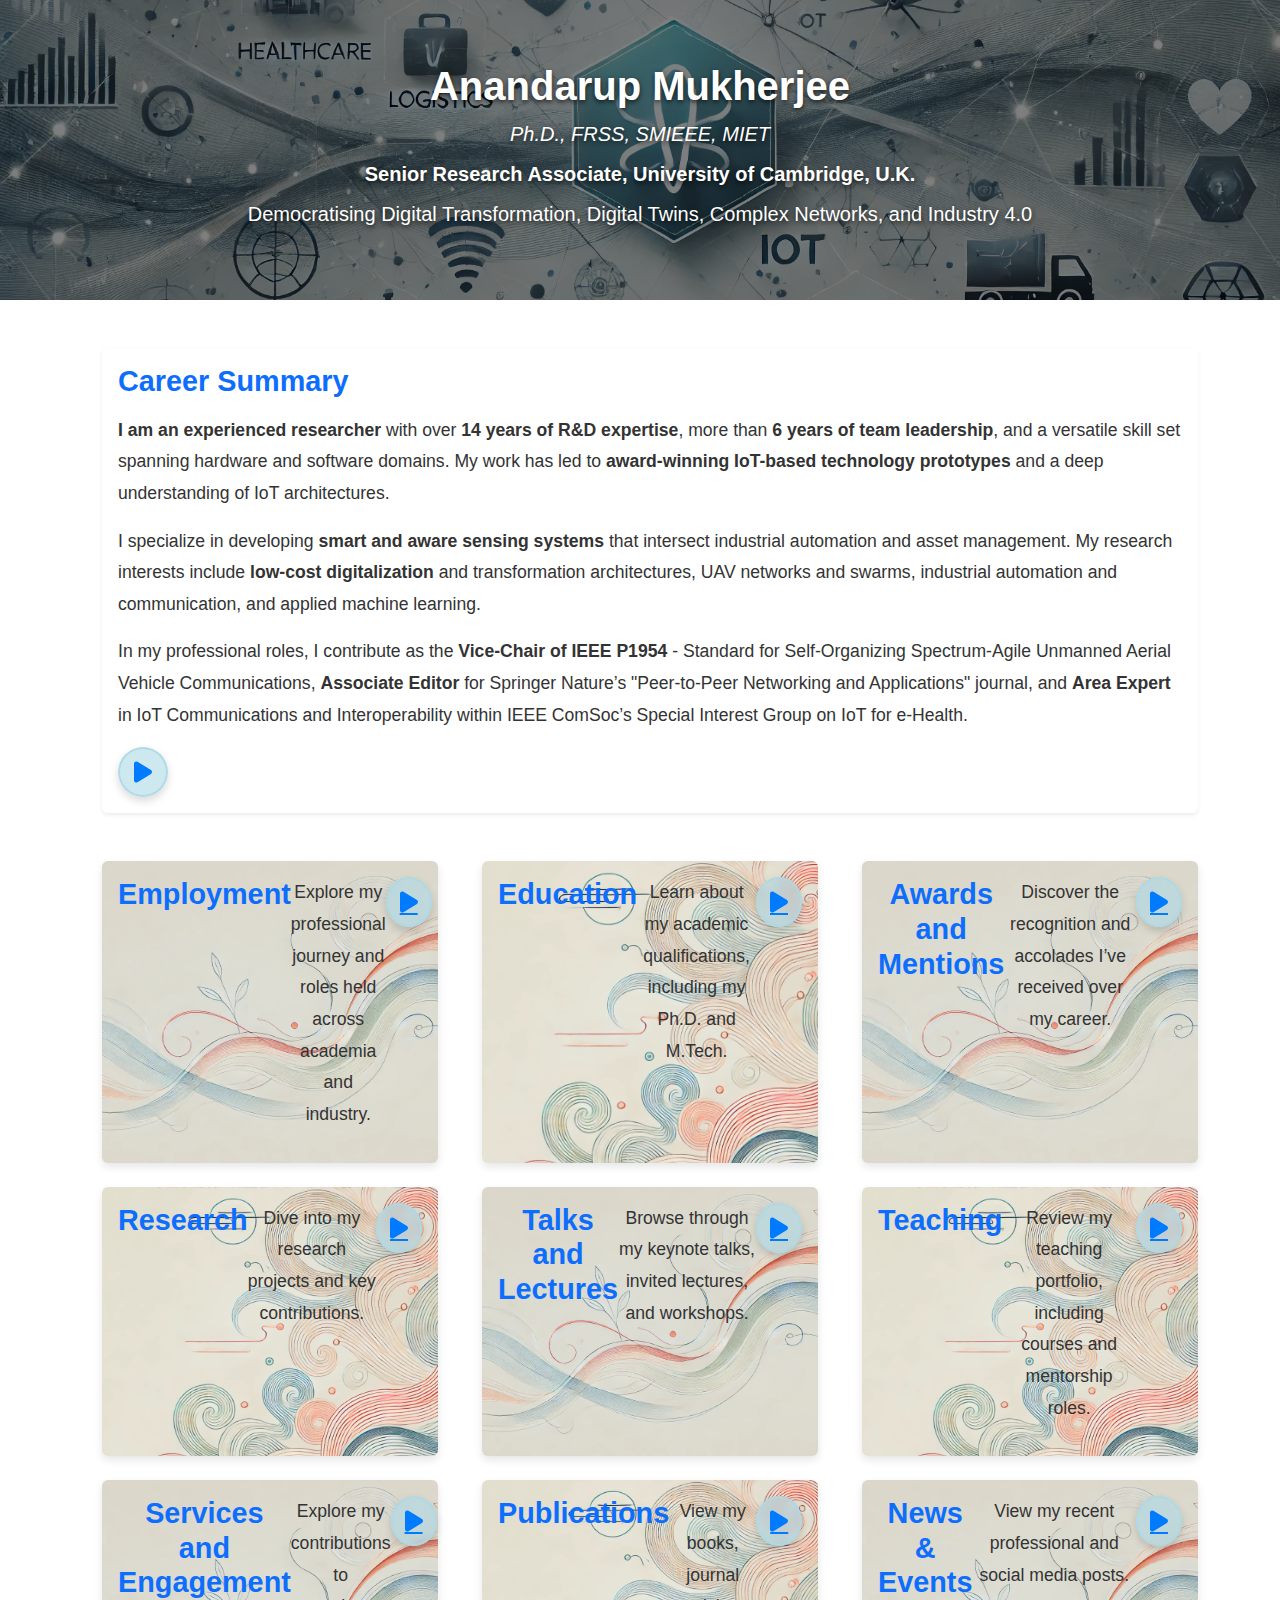
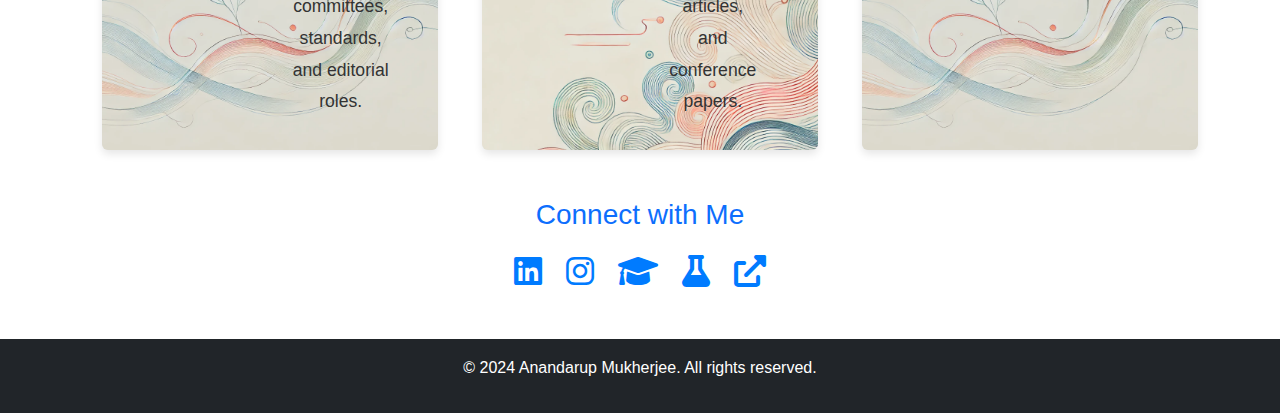
<file: index.html>
<!DOCTYPE html>
<html lang="en">
<head>
  <meta charset="UTF-8">
  <meta name="viewport" content="width=device-width, initial-scale=1.0">
  <meta name="description" content="Anandarup Mukherjee - Academic CV">
  <title>Anandarup Mukherjee - Academic CV</title>
  <!-- Bootstrap CSS -->
  <link rel="stylesheet" href="https://cdn.jsdelivr.net/npm/bootstrap@5.3.0/dist/css/bootstrap.min.css">
  <link href="https://cdnjs.cloudflare.com/ajax/libs/font-awesome/6.0.0-beta3/css/all.min.css" rel="stylesheet">
  <link rel="stylesheet" href="styles.css">
</head>
<body>
<!--
  <header class="bg-primary text-white text-center py-5">
    <h1>Anandarup Mukherjee, Ph.D.</h1>
    <p>Senior Research Associate, University of Cambridge</p>
    <p>Advancing IoT, Digital Twins, and Industry 4.0</p>
  </header>
-->
    
<header class="video-header text-white text-center py-5">
  <img src="images/bg2.webp" alt="Background Image" class="background-video" />
  <div class="overlay"></div>
  <div class="header-content">
    <h1>Anandarup Mukherjee</h1>
    <p><i>Ph.D., FRSS, SMIEEE, MIET</i></p>
    <p><b>Senior Research Associate, University of Cambridge, U.K.</b></p>
    <p>Democratising Digital Transformation, Digital Twins, Complex Networks, and Industry 4.0</p>
  </div>
</header>



<main class="container my-5">
  <!-- Career Summary Section -->
<section id="career-summary" class="mb-5">
  <div class="card shadow-sm position-relative">
    <div class="card-body d-flex align-items-start">
      <!-- Video Section -->
      <!-- <video autoplay loop muted playsinline class="video-left me-4">
        <source src="logos/MainScene.webm" type="video/webm">
        Your browser does not support the video tag.
      </video> -->

      <!-- Text Section -->
      <div>
        <h5 class="card-title text-primary mb-3">Career Summary</h5>
        <p class="mb-3">
          <strong>I am an experienced researcher</strong> with over <strong>14 years of R&D expertise</strong>, more than <strong>6 years of team leadership</strong>, and a versatile skill set spanning hardware and software domains. My work has led to <strong>award-winning IoT-based technology prototypes</strong> and a deep understanding of IoT architectures.
        </p>
        <p class="mb-3">
          I specialize in developing <strong>smart and aware sensing systems</strong> that intersect industrial automation and asset management. My research interests include <strong>low-cost digitalization</strong> and transformation architectures, UAV networks and swarms, industrial automation and communication, and applied machine learning.
        </p>
        <p class="mb-3">
          In my professional roles, I contribute as the <strong>Vice-Chair of IEEE P1954</strong> - Standard for Self-Organizing Spectrum-Agile Unmanned Aerial Vehicle Communications, <strong>Associate Editor</strong> for Springer Nature’s "Peer-to-Peer Networking and Applications" journal, and <strong>Area Expert</strong> in IoT Communications and Interoperability within IEEE ComSoc’s Special Interest Group on IoT for e-Health.
        </p>
      
        <div class="d-flex justify-content-start align-items-center mt-3">
          <button class="btn-read-more me-auto" type="button" data-bs-toggle="collapse" 
                  data-bs-target="#details-career-summary" aria-expanded="false" aria-controls="details-career-summary">
            <i class="fas fa-play"></i>
          </button>
        </div>
      
        <div class="collapse mt-3" id="details-career-summary">
          <div class="p-3 border rounded bg-light">
            <ul>
              <li><strong>Current Role:</strong> Senior Research Associate, Institute for Manufacturing (IfM), Department of Engineering, University of Cambridge, U.K.</li>
              <li><strong>Key Metrics:</strong> 1300+ citations, h-index: 22, i-10 index: 33.</li>
              <li><strong>Achievements:</strong> Founding Organizing Chair of Low-Cost Digital Solutions for Industrial Automation (LoDiSA 23 & 24) workshops - a pioneering global scientific forum for formalizing research on low-cost technologies.</li>
              <li><strong>Research Areas:</strong> Digital Twins, Complex Networks and Systems, Interoperability, Industrial IoT, Condition Monitoring, Prognostics, e-health, UAV Networks, Low-cost Sensing, Machine Learning.</li>
            </ul>
          </div>
        </div>
      </div>

</section>



<!-- Section Cards -->
<div class="row row-cols-1 row-cols-md-2 row-cols-lg-3 g-4">
  <!-- Employment Card -->
  <div class="col">
    <div class="card h-100" style="background-image: url('images/btn-bg.png'); background-size: cover; background-position: center;">
      <div class="card-body text-center">
        <h5 class="card-title text-primary">Employment</h5>
        <p class="card-text">Explore my professional journey and roles held across academia and industry.</p>
        <a href="employment.html" class="btn-read-more"><i class="fas fa-play"></i></a>
      </div>
    </div>
  </div>

  <!-- Education Card -->
  <div class="col">
    <div class="card h-100" style="background-image: url('images/btn-bg2.png'); background-size: cover; background-position: center;">
      <div class="card-body text-center">
        <h5 class="card-title text-primary">Education</h5>
        <p class="card-text">Learn about my academic qualifications, including my Ph.D. and M.Tech.</p>
        <a href="education.html" class="btn-read-more"><i class="fas fa-play"></i></a>
      </div>
    </div>
  </div>

  <!-- Awards and Mentions Card -->
  <div class="col">
    <div class="card h-100" style="background-image: url('images/btn-bg.png'); background-size: cover; background-position: center;">
      <div class="card-body text-center">
        <h5 class="card-title text-primary">Awards and Mentions</h5>
        <p class="card-text">Discover the recognition and accolades I’ve received over my career.</p>
        <a href="awards.html" class="btn-read-more"><i class="fas fa-play"></i></a>
      </div>
    </div>
  </div>

  <!-- Research Card -->
  <div class="col">
    <div class="card h-100" style="background-image: url('images/btn-bg2.png'); background-size: cover; background-position: center;">
      <div class="card-body text-center">
        <h5 class="card-title text-primary">Research</h5>
        <p class="card-text">Dive into my research projects and key contributions.</p>
        <a href="research.html" class="btn-read-more"><i class="fas fa-play"></i></a>
      </div>
    </div>
  </div>

  <!-- Talks and Lectures Card -->
  <div class="col">
    <div class="card h-100" style="background-image: url('images/btn-bg.png'); background-size: cover; background-position: center;">
      <div class="card-body text-center">
        <h5 class="card-title text-primary">Talks and Lectures</h5>
        <p class="card-text">Browse through my keynote talks, invited lectures, and workshops.</p>
        <a href="talks.html" class="btn-read-more"><i class="fas fa-play"></i></a>
      </div>
    </div>
  </div>

  <!-- Teaching Card -->
  <div class="col">
    <div class="card h-100" style="background-image: url('images/btn-bg2.png'); background-size: cover; background-position: center;">
      <div class="card-body text-center">
        <h5 class="card-title text-primary">Teaching</h5>
        <p class="card-text">Review my teaching portfolio, including courses and mentorship roles.</p>
        <a href="teaching.html" class="btn-read-more"><i class="fas fa-play"></i></a>
      </div>
    </div>
  </div>

  <!-- Services and Engagement Card -->
  <div class="col">
    <div class="card h-100" style="background-image: url('images/btn-bg.png'); background-size: cover; background-position: center;">
      <div class="card-body text-center">
        <h5 class="card-title text-primary">Services and Engagement</h5>
        <p class="card-text">Explore my contributions to committees, standards, and editorial roles.</p>
        <a href="services.html" class="btn-read-more"><i class="fas fa-play"></i></a>
      </div>
    </div>
  </div>

  <!-- Publications Card -->
  <div class="col">
    <div class="card h-100" style="background-image: url('images/btn-bg2.png'); background-size: cover; background-position: center;">
      <div class="card-body text-center">
        <h5 class="card-title text-primary">Publications</h5>
        <p class="card-text">View my books, journal articles, and conference papers.</p>
        <a href="publications.html" class="btn-read-more"><i class="fas fa-play"></i></a>
      </div>
    </div>
  </div>

  <!-- Events Card -->
  <div class="col">
    <div class="card h-100" style="background-image: url('images/btn-bg.png'); background-size: cover; background-position: center;">
      <div class="card-body text-center">
        <h5 class="card-title text-primary">News & Events</h5>
        <p class="card-text">View my recent professional and social media posts.</p>
        <a href="events.html" class="btn-read-more"><i class="fas fa-play"></i></a>
      </div>
    </div>
  </div>
</div>


    
    
    <section id="social-media-connect" class="text-center my-5">
      <h3 class="text-primary mb-4">Connect with Me</h3>
      <div class="d-flex justify-content-center gap-4">
        <!-- LinkedIn -->
        <a href="https://www.linkedin.com/in/anandarupmukherjee/" target="_blank" class="social-link">
          <i class="fab fa-linkedin fa-2x"></i>
        </a>

        <!-- Instagram -->
        <a href="https://www.instagram.com/anandarup_m/" target="_blank" class="social-link">
          <i class="fab fa-instagram fa-2x"></i>
        </a>

        <!-- Google Scholar -->
        <a href="https://scholar.google.co.in/citations?user=M4lwDqYAAAAJ&hl=en" target="_blank" class="social-link">
          <i class="fas fa-graduation-cap fa-2x"></i>
        </a>

        <!-- ResearchGate -->
        <a href="https://www.researchgate.net/profile/Anandarup-Mukherjee" target="_blank" class="social-link">
          <i class="fas fa-flask fa-2x"></i>
        </a>

        <!-- External Website -->
        <a href="https://www.eng.cam.ac.uk/profiles/am2910" target="_blank" class="social-link">
          <i class="fas fa-external-link-alt fa-2x"></i>
        </a>
      </div>
    </section>

    
    
  </main>
    

  <footer class="bg-dark text-white text-center py-3">
    <p>&copy; 2024 Anandarup Mukherjee. All rights reserved.</p>
  </footer>

  <!-- Bootstrap JS -->
  <script src="https://cdn.jsdelivr.net/npm/bootstrap@5.3.0/dist/js/bootstrap.bundle.min.js"></script>
</body>
</html>
</file>
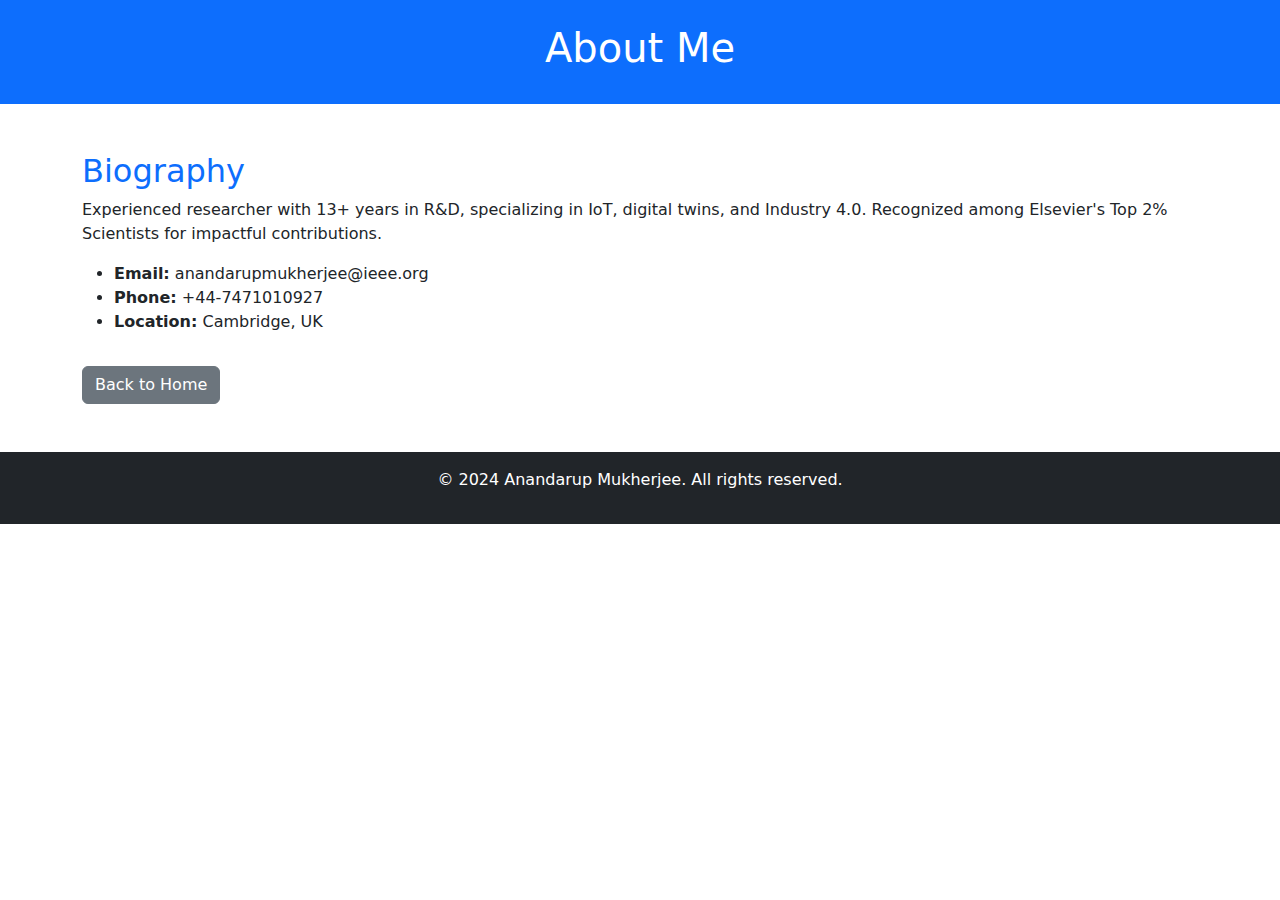
<file: about.html>
<!DOCTYPE html>
<html lang="en">
<head>
  <meta charset="UTF-8">
  <meta name="viewport" content="width=device-width, initial-scale=1.0">
  <title>About - Anandarup Mukherjee</title>
  <!-- Bootstrap CSS -->
  <link rel="stylesheet" href="https://cdn.jsdelivr.net/npm/bootstrap@5.3.0/dist/css/bootstrap.min.css">
</head>
<body>
  <header class="bg-primary text-white text-center py-4">
    <h1>About Me</h1>
  </header>

  <main class="container my-5">
    <h2 class="text-primary">Biography</h2>
    <p>Experienced researcher with 13+ years in R&D, specializing in IoT, digital twins, and Industry 4.0. Recognized among Elsevier's Top 2% Scientists for impactful contributions.</p>
    <ul>
      <li><strong>Email:</strong> anandarupmukherjee@ieee.org</li>
      <li><strong>Phone:</strong> +44-7471010927</li>
      <li><strong>Location:</strong> Cambridge, UK</li>
    </ul>
    <a href="index.html" class="btn btn-secondary mt-3">Back to Home</a>
  </main>

  <footer class="bg-dark text-white text-center py-3">
    <p>&copy; 2024 Anandarup Mukherjee. All rights reserved.</p>
  </footer>
</body>
</html>
</file>
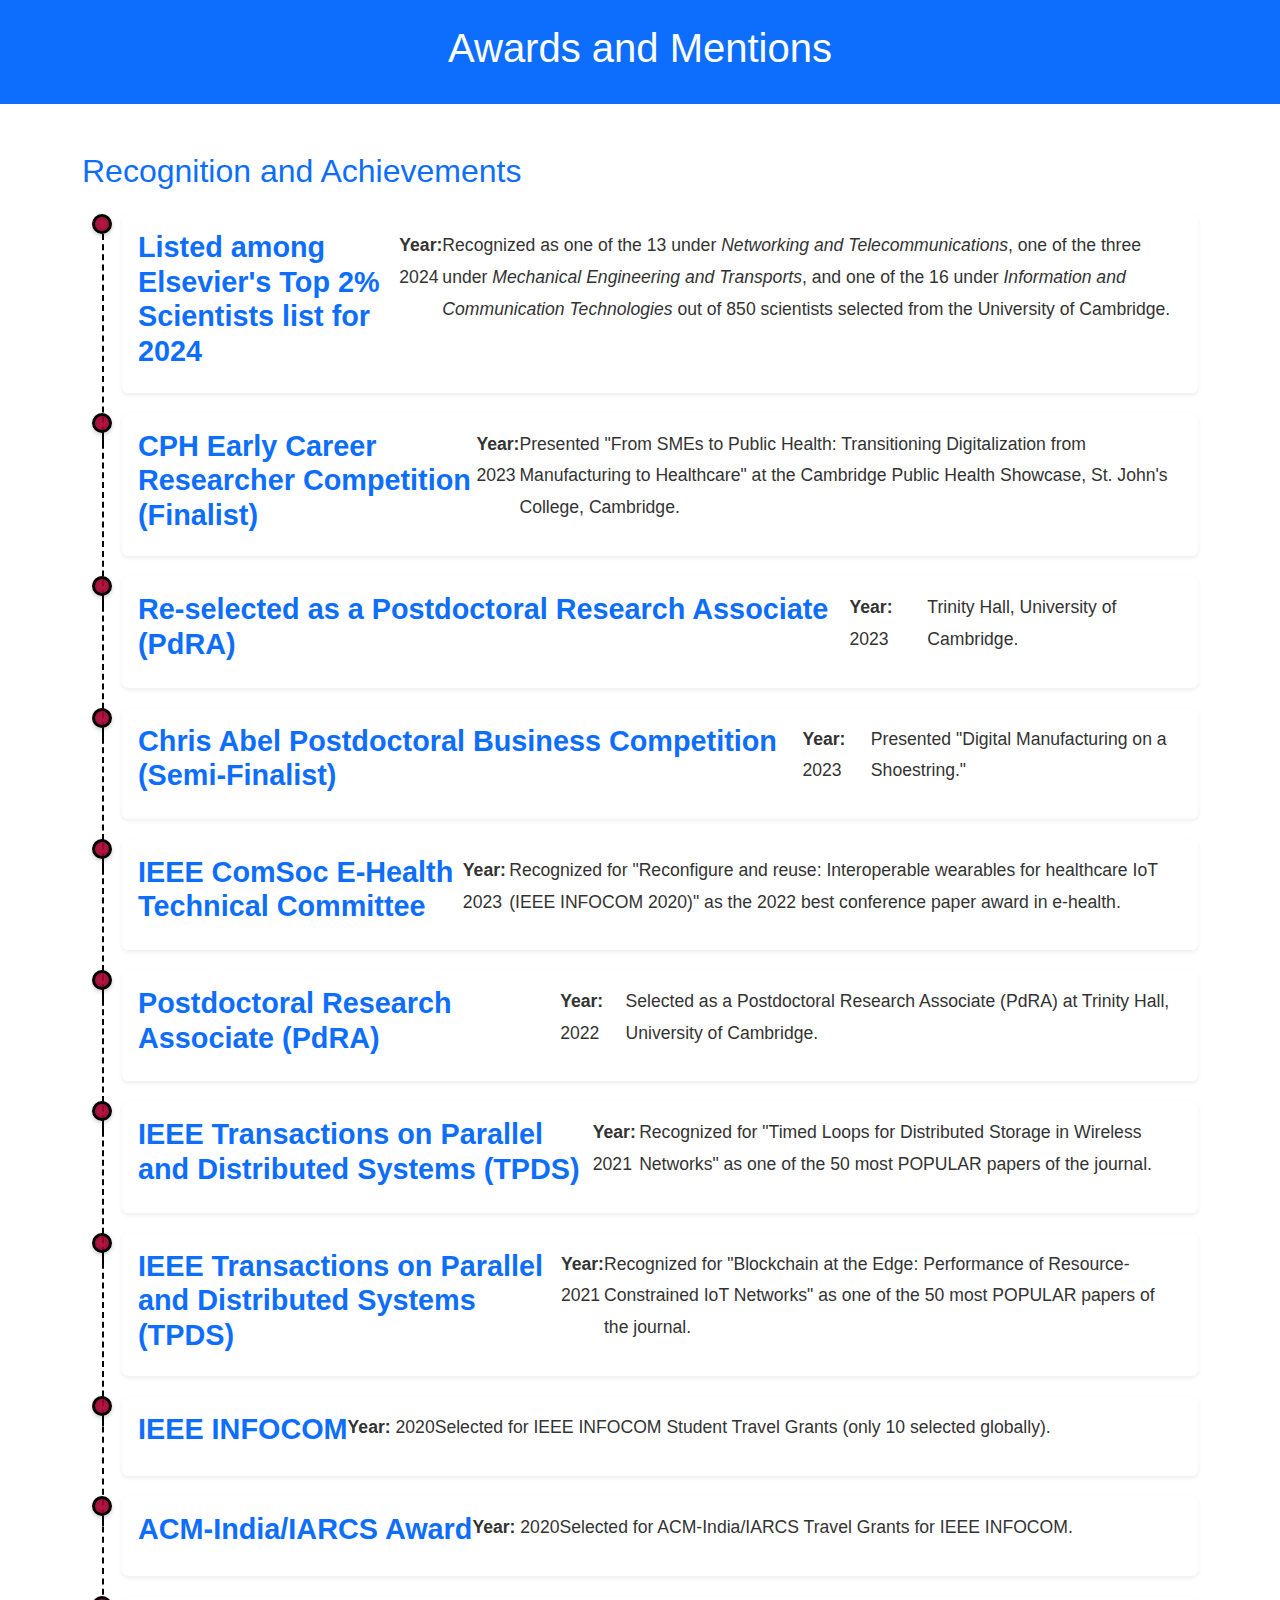
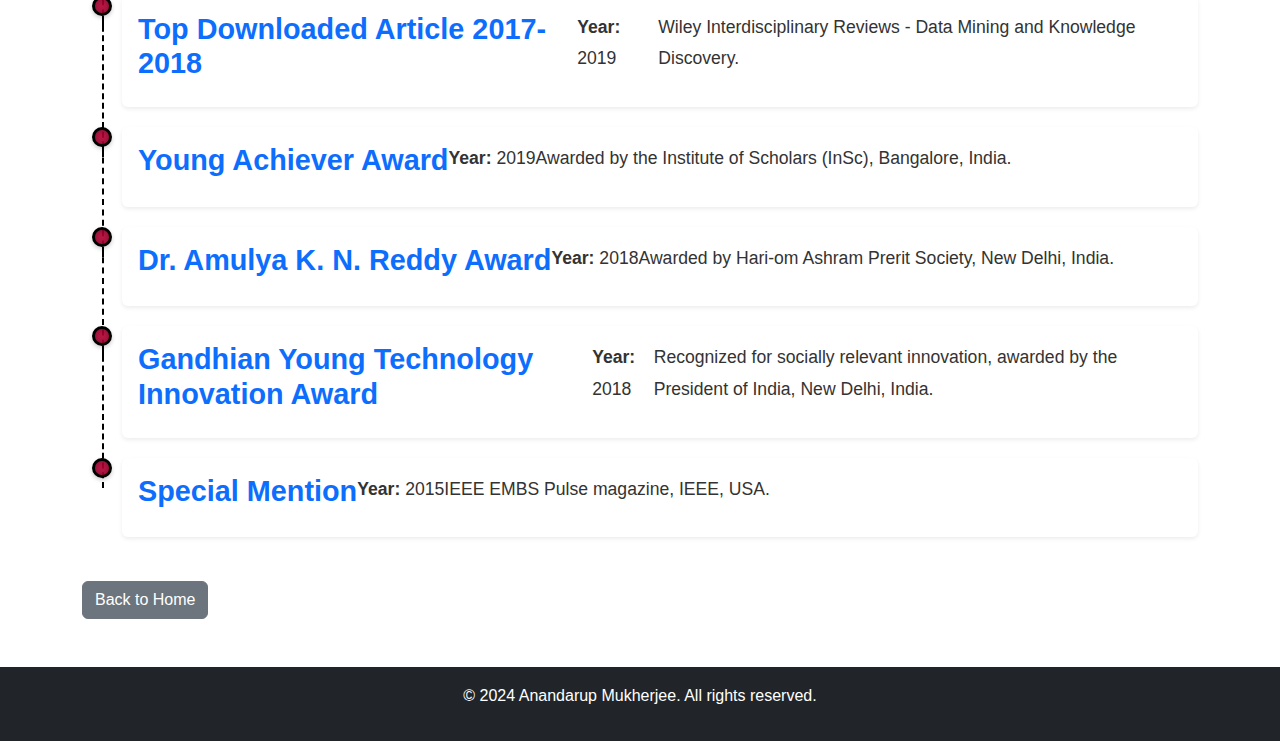
<file: awards.html>
<!DOCTYPE html>
<html lang="en">
<head>
  <meta charset="UTF-8">
  <meta name="viewport" content="width=device-width, initial-scale=1.0">
  <meta name="description" content="Awards and Mentions - Anandarup Mukherjee">
  <title>Awards and Mentions - Anandarup Mukherjee</title>
  <!-- Bootstrap CSS -->
  <link rel="stylesheet" href="https://cdn.jsdelivr.net/npm/bootstrap@5.3.0/dist/css/bootstrap.min.css">
  <link rel="stylesheet" href="styles.css">
</head>
<body>
  <header class="bg-primary text-white text-center py-4">
    <h1>Awards and Mentions</h1>
  </header>

  <main class="container my-5">
  <h2 class="text-primary mb-4">Recognition and Achievements</h2>
  <div class="timeline">
    <!-- Award 1 -->
    <div class="timeline-item">
      <div class="card shadow-sm">
        <div class="card-body">
          <h5 class="card-title text-primary">Listed among Elsevier's Top 2% Scientists list for 2024</h5>
          <p class="card-text"><strong>Year:</strong> 2024</p>
          <p>
            Recognized as one of the 13 under <i>Networking and Telecommunications</i>, one of the three under <i>Mechanical Engineering and Transports</i>, and one of the 16 under <i>Information and Communication Technologies</i> out of 850 scientists selected from the University of Cambridge.
          </p>
        </div>
      </div>
    </div>

    <!-- Award 2 -->
    <div class="timeline-item">
      <div class="card shadow-sm">
        <div class="card-body">
          <h5 class="card-title text-primary">CPH Early Career Researcher Competition (Finalist)</h5>
          <p class="card-text"><strong>Year:</strong> 2023</p>
          <p>
            Presented "From SMEs to Public Health: Transitioning Digitalization from Manufacturing to Healthcare" at the Cambridge Public Health Showcase, St. John's College, Cambridge.
          </p>
        </div>
      </div>
    </div>

    <!-- Award 3 -->
    <div class="timeline-item">
      <div class="card shadow-sm">
        <div class="card-body">
          <h5 class="card-title text-primary">Re-selected as a Postdoctoral Research Associate (PdRA)</h5>
          <p class="card-text"><strong>Year:</strong> 2023</p>
          <p>
            Trinity Hall, University of Cambridge.
          </p>
        </div>
      </div>
    </div>

    <!-- Award 4 -->
    <div class="timeline-item">
      <div class="card shadow-sm">
        <div class="card-body">
          <h5 class="card-title text-primary">Chris Abel Postdoctoral Business Competition (Semi-Finalist)</h5>
          <p class="card-text"><strong>Year:</strong> 2023</p>
          <p>
            Presented "Digital Manufacturing on a Shoestring."
          </p>
        </div>
      </div>
    </div>

    <!-- Award 5 -->
    <div class="timeline-item">
      <div class="card shadow-sm">
        <div class="card-body">
          <h5 class="card-title text-primary">IEEE ComSoc E-Health Technical Committee</h5>
          <p class="card-text"><strong>Year:</strong> 2023</p>
          <p>
            Recognized for "Reconfigure and reuse: Interoperable wearables for healthcare IoT (IEEE INFOCOM 2020)" as the 2022 best conference paper award in e-health.
          </p>
        </div>
      </div>
    </div>

    <!-- Award 6 -->
    <div class="timeline-item">
      <div class="card shadow-sm">
        <div class="card-body">
          <h5 class="card-title text-primary">Postdoctoral Research Associate (PdRA)</h5>
          <p class="card-text"><strong>Year:</strong> 2022</p>
          <p>
            Selected as a Postdoctoral Research Associate (PdRA) at Trinity Hall, University of Cambridge.
          </p>
        </div>
      </div>
    </div>

    <!-- Award 7 -->
    <div class="timeline-item">
      <div class="card shadow-sm">
        <div class="card-body">
          <h5 class="card-title text-primary">IEEE Transactions on Parallel and Distributed Systems (TPDS)</h5>
          <p class="card-text"><strong>Year:</strong> 2021</p>
          <p>
            Recognized for "Timed Loops for Distributed Storage in Wireless Networks" as one of the 50 most POPULAR papers of the journal.
          </p>
        </div>
      </div>
    </div>

    <!-- Award 8 -->
    <div class="timeline-item">
      <div class="card shadow-sm">
        <div class="card-body">
          <h5 class="card-title text-primary">IEEE Transactions on Parallel and Distributed Systems (TPDS)</h5>
          <p class="card-text"><strong>Year:</strong> 2021</p>
          <p>
            Recognized for "Blockchain at the Edge: Performance of Resource-Constrained IoT Networks" as one of the 50 most POPULAR papers of the journal.
          </p>
        </div>
      </div>
    </div>

    <!-- Award 9 -->
    <div class="timeline-item">
      <div class="card shadow-sm">
        <div class="card-body">
          <h5 class="card-title text-primary">IEEE INFOCOM</h5>
          <p class="card-text"><strong>Year:</strong> 2020</p>
          <p>
            Selected for IEEE INFOCOM Student Travel Grants (only 10 selected globally).
          </p>
        </div>
      </div>
    </div>

    <!-- Award 10 -->
    <div class="timeline-item">
      <div class="card shadow-sm">
        <div class="card-body">
          <h5 class="card-title text-primary">ACM-India/IARCS Award</h5>
          <p class="card-text"><strong>Year:</strong> 2020</p>
          <p>
            Selected for ACM-India/IARCS Travel Grants for IEEE INFOCOM.
          </p>
        </div>
      </div>
    </div>

    <!-- Award 11 -->
    <div class="timeline-item">
      <div class="card shadow-sm">
        <div class="card-body">
          <h5 class="card-title text-primary">Top Downloaded Article 2017-2018</h5>
          <p class="card-text"><strong>Year:</strong> 2019</p>
          <p>
            Wiley Interdisciplinary Reviews - Data Mining and Knowledge Discovery.
          </p>
        </div>
      </div>
    </div>

    <!-- Award 12 -->
    <div class="timeline-item">
      <div class="card shadow-sm">
        <div class="card-body">
          <h5 class="card-title text-primary">Young Achiever Award</h5>
          <p class="card-text"><strong>Year:</strong> 2019</p>
          <p>
            Awarded by the Institute of Scholars (InSc), Bangalore, India.
          </p>
        </div>
      </div>
    </div>

    <!-- Award 13 -->
    <div class="timeline-item">
      <div class="card shadow-sm">
        <div class="card-body">
          <h5 class="card-title text-primary">Dr. Amulya K. N. Reddy Award</h5>
          <p class="card-text"><strong>Year:</strong> 2018</p>
          <p>
            Awarded by Hari-om Ashram Prerit Society, New Delhi, India.
          </p>
        </div>
      </div>
    </div>

    <!-- Award 14 -->
    <div class="timeline-item">
      <div class="card shadow-sm">
        <div class="card-body">
          <h5 class="card-title text-primary">Gandhian Young Technology Innovation Award</h5>
          <p class="card-text"><strong>Year:</strong> 2018</p>
          <p>
            Recognized for socially relevant innovation, awarded by the President of India, New Delhi, India.
          </p>
        </div>
      </div>
    </div>

    <!-- Additional Awards -->
    <div class="timeline-item">
      <div class="card shadow-sm">
        <div class="card-body">
          <h5 class="card-title text-primary">Special Mention</h5>
          <p class="card-text"><strong>Year:</strong> 2015</p>
          <p>
            IEEE EMBS Pulse magazine, IEEE, USA.
          </p>
        </div>
      </div>
    </div>
  </div>

    <a href="index.html" class="btn btn-secondary mt-4">Back to Home</a>
  </main>

  <footer class="bg-dark text-white text-center py-3">
    <p>&copy; 2024 Anandarup Mukherjee. All rights reserved.</p>
  </footer>

  <!-- Bootstrap JS -->
  <script src="https://cdn.jsdelivr.net/npm/bootstrap@5.3.0/dist/js/bootstrap.bundle.min.js"></script>
</body>
</html>
</file>
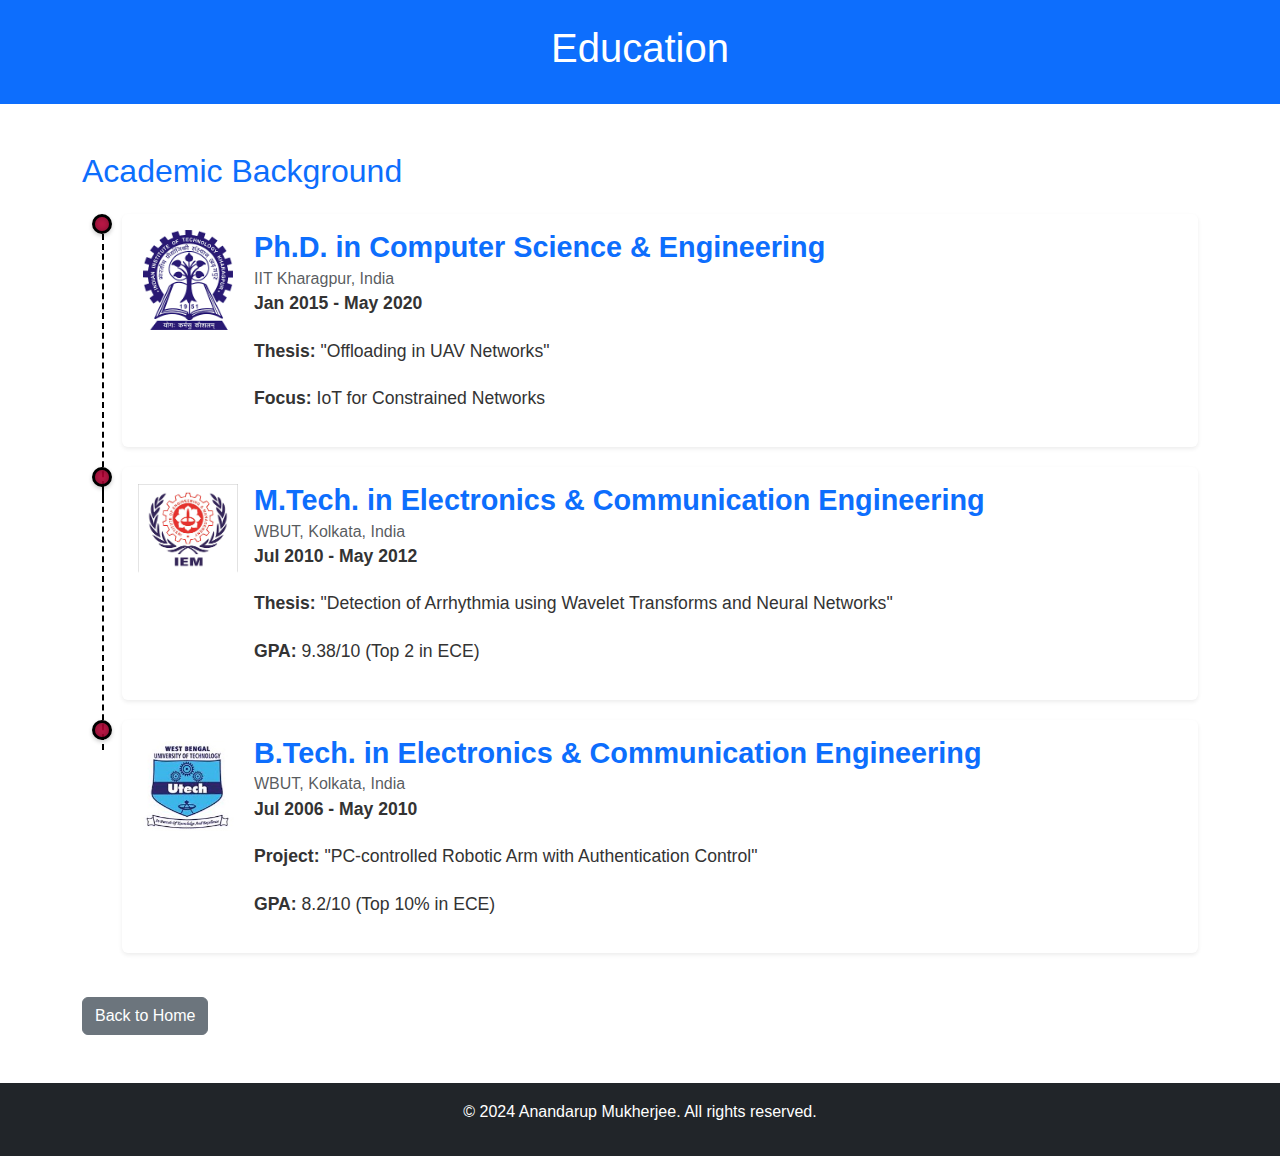
<file: education.html>
<!DOCTYPE html>
<html lang="en">
<head>
  <meta charset="UTF-8">
  <meta name="viewport" content="width=device-width, initial-scale=1.0">
  <meta name="description" content="Education - Anandarup Mukherjee">
  <title>Education - Anandarup Mukherjee</title>
  <!-- Bootstrap CSS -->
  <link rel="stylesheet" href="https://cdn.jsdelivr.net/npm/bootstrap@5.3.0/dist/css/bootstrap.min.css">
  <link rel="stylesheet" href="styles.css">
</head>
<body>
  <header class="bg-primary text-white text-center py-4">
    <h1>Education</h1>
  </header>

  <main class="container my-5">
    <h2 class="text-primary mb-4">Academic Background</h2>
    <div class="timeline">
      <!-- Degree 1 -->
      <div class="timeline-item">
        <div class="card shadow-sm">
          <div class="card-body d-flex align-items-start">
            <img src="logos/iitkgp.png" alt="PhD Icon" class="icon me-3">
            <div>
              <h5 class="card-title text-primary">Ph.D. in Computer Science & Engineering</h5>
              <h6 class="card-subtitle text-muted">IIT Kharagpur, India</h6>
              <p class="card-text"><strong>Jan 2015 - May 2020</strong></p>
              <p><strong>Thesis:</strong> "Offloading in UAV Networks"</p>
              <p><strong>Focus:</strong> IoT for Constrained Networks</p>
            </div>
          </div>
        </div>
      </div>

      <!-- Degree 2 -->
      <div class="timeline-item">
        <div class="card shadow-sm">
          <div class="card-body d-flex align-items-start">
            <img src="logos/iem.png" alt="M.Tech Icon" class="icon me-3">
            <div>
              <h5 class="card-title text-primary">M.Tech. in Electronics & Communication Engineering</h5>
              <h6 class="card-subtitle text-muted">WBUT, Kolkata, India</h6>
              <p class="card-text"><strong>Jul 2010 - May 2012</strong></p>
              <p><strong>Thesis:</strong> "Detection of Arrhythmia using Wavelet Transforms and Neural Networks"</p>
              <p><strong>GPA:</strong> 9.38/10 (Top 2 in ECE)</p>
            </div>
          </div>
        </div>
      </div>

      <!-- Degree 3 -->
      <div class="timeline-item">
        <div class="card shadow-sm">
          <div class="card-body d-flex align-items-start">
            <img src="logos/wbut.jpg" alt="B.Tech Icon" class="icon me-3">
            <div>
              <h5 class="card-title text-primary">B.Tech. in Electronics & Communication Engineering</h5>
              <h6 class="card-subtitle text-muted">WBUT, Kolkata, India</h6>
              <p class="card-text"><strong>Jul 2006 - May 2010</strong></p>
              <p><strong>Project:</strong> "PC-controlled Robotic Arm with Authentication Control"</p>
              <p><strong>GPA:</strong> 8.2/10 (Top 10% in ECE)</p>
            </div>
          </div>
        </div>
      </div>
    </div>
    <a href="index.html" class="btn btn-secondary mt-4">Back to Home</a>
  </main>

  <footer class="bg-dark text-white text-center py-3">
    <p>&copy; 2024 Anandarup Mukherjee. All rights reserved.</p>
  </footer>

  <!-- Bootstrap JS -->
  <script src="https://cdn.jsdelivr.net/npm/bootstrap@5.3.0/dist/js/bootstrap.bundle.min.js"></script>
</body>
</html>
</file>
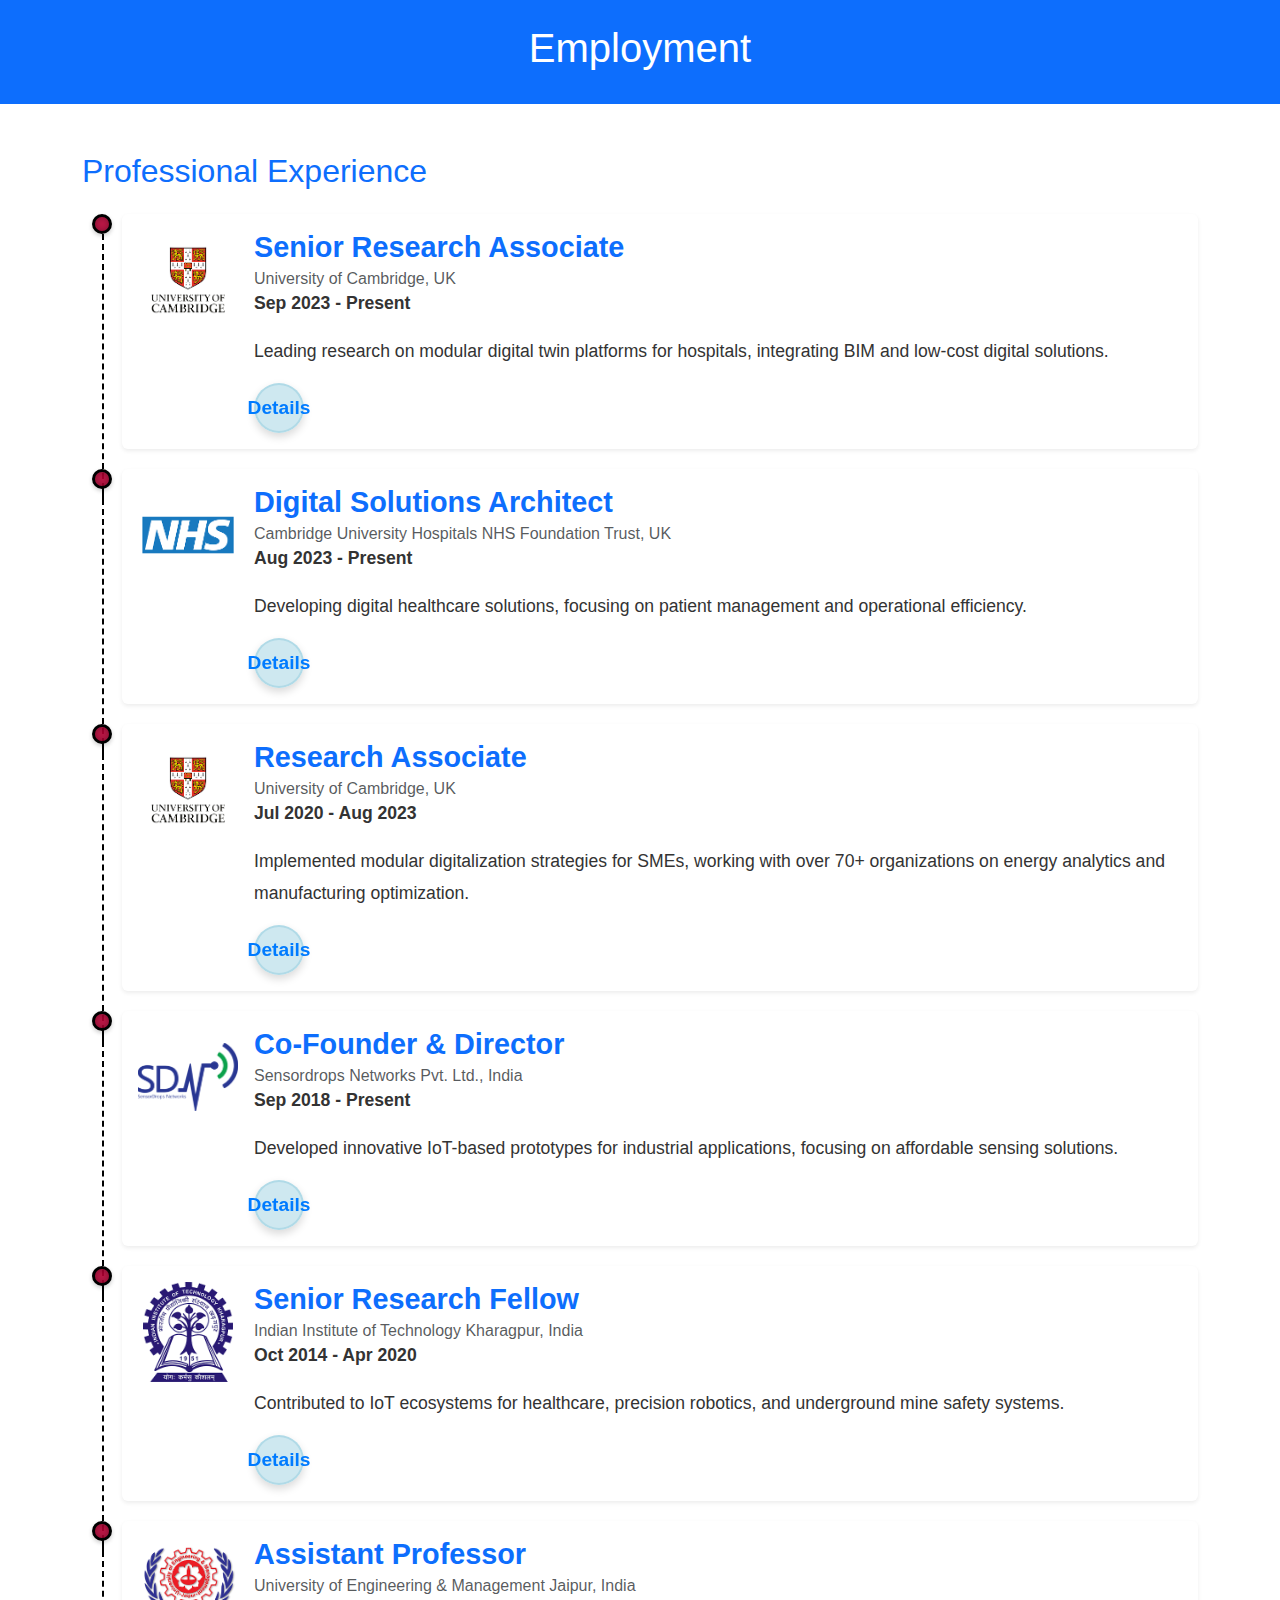
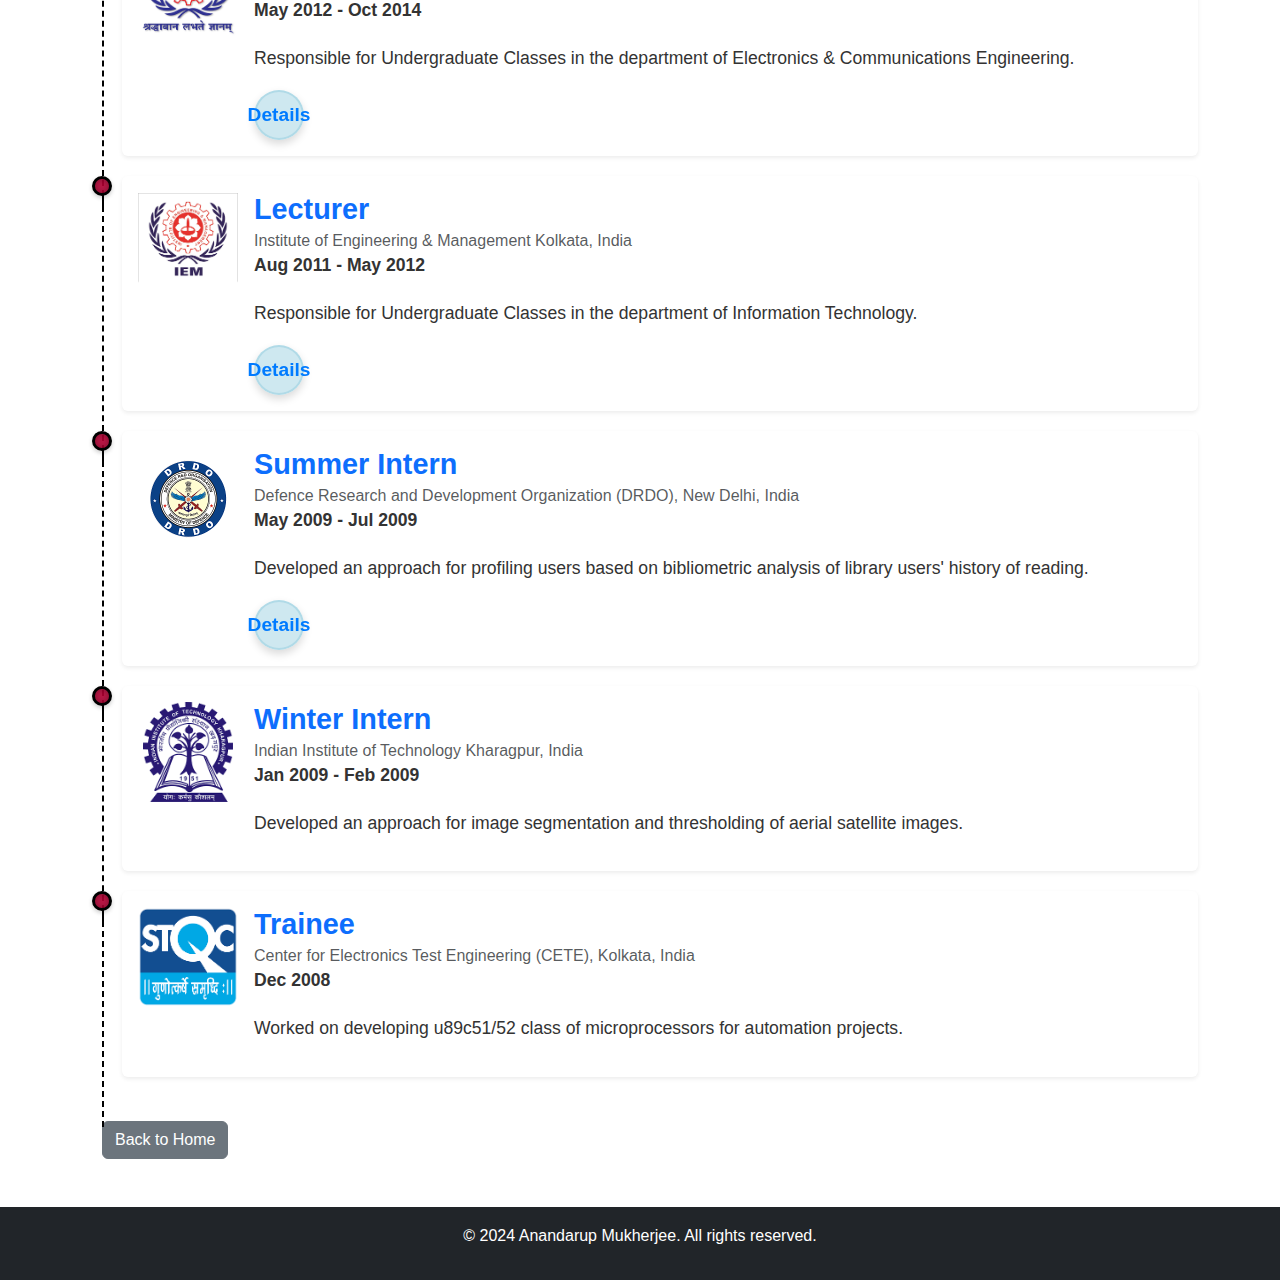
<file: employment.html>
<!DOCTYPE html>
<html lang="en">
<head>
  <meta charset="UTF-8">
  <meta name="viewport" content="width=device-width, initial-scale=1.0">
  <meta name="description" content="Employment - Anandarup Mukherjee">
  <title>Employment - Anandarup Mukherjee</title>
  <!-- Bootstrap CSS -->
  <link rel="stylesheet" href="https://cdn.jsdelivr.net/npm/bootstrap@5.3.0/dist/css/bootstrap.min.css">
  <link rel="stylesheet" href="styles.css">
</head>
<body>
  <header class="bg-primary text-white text-center py-4">
    <h1>Employment</h1>
  </header>

  <main class="container my-5">
    <h2 class="text-primary mb-4">Professional Experience</h2>
    <div class="timeline">
        
    <!-- Job 1 -->
    <div class="timeline-item">
      <div class="card shadow-sm">
        <div class="card-body d-flex align-items-start">
          <img src="logos/uoc.png" alt="Research Icon" class="icon me-3">
          <div>
            <h5 class="card-title text-primary">Senior Research Associate</h5>
            <h6 class="card-subtitle text-muted">University of Cambridge, UK</h6>
            <p class="card-text"><strong>Sep 2023 - Present</strong></p>
            <p>Leading research on modular digital twin platforms for hospitals, integrating BIM and low-cost digital solutions.</p>

                <div class="d-flex justify-content-start align-items-center">
                  <button class="btn-read-more me-auto" type="button" data-bs-toggle="collapse" 
                          data-bs-target="#details-1" aria-expanded="false" aria-controls="details-1">
                      <span>Details</span>
                    <i class="fa-solid fa-chevron-down"></i>
                  </button>
                </div>


            <div class="collapse mt-3" id="details-1">
              <div class="p-3 border rounded bg-light">
                <p>This role involves the integration of <strong>Building Information Modeling (BIM)</strong> with low-cost sensor solutions 
                  to enhance real-time hospital infrastructure monitoring and management. I lead interdisciplinary collaborations with hospital staff and IoT developers to deliver impactful, modular solutions.</p>
                <ul class="mb-0">
                  <li>Design and deployment of real-time digital twins.</li>
                  <li>Collaboration with healthcare experts for modular IoT solutions.</li>
                  <li>Implementation of low-cost digital tools for hospital resource management.</li>
                </ul>
              </div>
            </div>
          </div>
        </div>
      </div>
    </div>




   <!-- Job 2 -->
<div class="timeline-item">
  <div class="card shadow-sm">
    <div class="card-body d-flex align-items-start">
      <img src="logos/nhs.png" alt="Research Icon" class="icon me-3">
      <div>
        <h5 class="card-title text-primary">Digital Solutions Architect</h5>
        <h6 class="card-subtitle text-muted">Cambridge University Hospitals NHS Foundation Trust, UK</h6>
        <p class="card-text"><strong>Aug 2023 - Present</strong></p>
        <p>Developing digital healthcare solutions, focusing on patient management and operational efficiency.</p>

                <div class="d-flex justify-content-start align-items-center">
                  <button class="btn-read-more me-auto" type="button" data-bs-toggle="collapse" 
                          data-bs-target="#details-2" aria-expanded="false" aria-controls="details-2">
                      <span>Details</span>
                    <i class="fa-solid fa-chevron-down"></i>
                  </button>
                </div>


        <div class="collapse mt-3" id="details-2">
          <div class="p-3 border rounded bg-light">
            <p>Leading healthcare projects to improve patient care and optimize workflows through low-cost digital solutions and integrated IoT platforms.</p>
            <ul class="mb-0">
              <li>Implemented patient management systems to reduce wait times.</li>
              <li>Developed operational dashboards for hospital resource monitoring.</li>
              <li>Collaborated with NHS teams on modular digital solutions.</li>
            </ul>
          </div>
        </div>
      </div>
    </div>
  </div>
</div>

<!-- Job 3 -->
<div class="timeline-item">
  <div class="card shadow-sm">
    <div class="card-body d-flex align-items-start">
      <img src="logos/uoc.png" alt="Research Icon" class="icon me-3">
      <div>
        <h5 class="card-title text-primary">Research Associate</h5>
        <h6 class="card-subtitle text-muted">University of Cambridge, UK</h6>
        <p class="card-text"><strong>Jul 2020 - Aug 2023</strong></p>
        <p>Implemented modular digitalization strategies for SMEs, working with over 70+ organizations on energy analytics and manufacturing optimization.</p>

                <div class="d-flex justify-content-start align-items-center">
                  <button class="btn-read-more me-auto" type="button" data-bs-toggle="collapse" 
                          data-bs-target="#details-3" aria-expanded="false" aria-controls="details-3">
                      <span>Details</span>
                    <i class="fa-solid fa-chevron-down"></i>
                  </button>
                </div>


        <div class="collapse mt-3" id="details-3">
          <div class="p-3 border rounded bg-light">
            <p>Worked extensively with SMEs to implement energy optimization and predictive analytics strategies.</p>
            <ul class="mb-0">
              <li>Developed modular IoT solutions for manufacturing optimization.</li>
              <li>Delivered real-time energy usage analytics tools for SMEs.</li>
            </ul>
          </div>
        </div>
      </div>
    </div>
  </div>
</div>

<!-- Job 4 -->
<div class="timeline-item">
  <div class="card shadow-sm">
    <div class="card-body d-flex align-items-start">
      <img src="logos/sdn.png" alt="Research Icon" class="icon me-3">
      <div>
        <h5 class="card-title text-primary">Co-Founder & Director</h5>
        <h6 class="card-subtitle text-muted">Sensordrops Networks Pvt. Ltd., India</h6>
        <p class="card-text"><strong>Sep 2018 - Present</strong></p>
        <p>Developed innovative IoT-based prototypes for industrial applications, focusing on affordable sensing solutions.</p>

                <div class="d-flex justify-content-start align-items-center">
                  <button class="btn-read-more me-auto" type="button" data-bs-toggle="collapse" 
                          data-bs-target="#details-4" aria-expanded="false" aria-controls="details-4">
                      <span>Details</span>
                    <i class="fa-solid fa-chevron-down"></i>
                  </button>
                </div>


        <div class="collapse mt-3" id="details-4">
          <div class="p-3 border rounded bg-light">
            <p>Built a company to design cost-effective IoT products tailored for industries.</p>
            <ul class="mb-0">
              <li>Developed industrial prototypes for affordable sensing solutions.</li>
              <li>Deployed IoT-based solutions for energy and environmental monitoring.</li>
            </ul>
          </div>
        </div>
      </div>
    </div>
  </div>
</div>


<!-- Job 5 -->
<div class="timeline-item">
  <div class="card shadow-sm">
    <div class="card-body d-flex align-items-start">
      <img src="logos/iitkgp.png" alt="Research Icon" class="icon me-3">
      <div>
        <h5 class="card-title text-primary">Senior Research Fellow</h5>
        <h6 class="card-subtitle text-muted">Indian Institute of Technology Kharagpur, India</h6>
        <p class="card-text"><strong>Oct 2014 - Apr 2020</strong></p>
        <p>Contributed to IoT ecosystems for healthcare, precision robotics, and underground mine safety systems.</p>

                <div class="d-flex justify-content-start align-items-center">
                  <button class="btn-read-more me-auto" type="button" data-bs-toggle="collapse" 
                          data-bs-target="#details-5" aria-expanded="false" aria-controls="details-5">
                      <span>Details</span>
                    <i class="fa-solid fa-chevron-down"></i>
                  </button>
                </div>


        <div class="collapse mt-3" id="details-5">
          <div class="p-3 border rounded bg-light">
            <p>Key contributions include the development of precision robotic systems and underground mine safety networks using IoT.</p>
            <ul class="mb-0">
              <li>Designed healthcare IoT ecosystems for remote patient monitoring.</li>
              <li>Developed mine safety sensors for real-time environmental tracking.</li>
            </ul>
          </div>
        </div>
      </div>
    </div>
  </div>
</div>

<!-- Job 6 -->
<div class="timeline-item">
  <div class="card shadow-sm">
    <div class="card-body d-flex align-items-start">
      <img src="logos/uem.png" alt="Research Icon" class="icon me-3">
      <div>
        <h5 class="card-title text-primary">Assistant Professor</h5>
        <h6 class="card-subtitle text-muted">University of Engineering & Management Jaipur, India</h6>
        <p class="card-text"><strong>May 2012 - Oct 2014</strong></p>
        <p>Responsible for Undergraduate Classes in the department of Electronics & Communications Engineering.</p>

                <div class="d-flex justify-content-start align-items-center">
                  <button class="btn-read-more me-auto" type="button" data-bs-toggle="collapse" 
                          data-bs-target="#details-6" aria-expanded="false" aria-controls="details-6">
                      <span>Details</span>
                    <i class="fa-solid fa-chevron-down"></i>
                  </button>
                </div>

          
        <div class="collapse mt-3" id="details-6">
          <div class="p-3 border rounded bg-light">
            <p>Acted as the Head of Department for ECE and led curriculum design for undergraduate courses.</p>
            <ul class="mb-0">
              <li>Supervised multiple undergraduate projects in robotics and IoT.</li>
              <li>Led departmental initiatives to upgrade lab facilities.</li>
            </ul>
          </div>
        </div>
      </div>
    </div>
  </div>
</div>

<!-- Job 7 -->
<div class="timeline-item">
  <div class="card shadow-sm">
    <div class="card-body d-flex align-items-start">
      <img src="logos/iem.png" alt="Research Icon" class="icon me-3">
      <div>
        <h5 class="card-title text-primary">Lecturer</h5>
        <h6 class="card-subtitle text-muted">Institute of Engineering & Management Kolkata, India</h6>
        <p class="card-text"><strong>Aug 2011 - May 2012</strong></p>
        <p>Responsible for Undergraduate Classes in the department of Information Technology.</p>

                <div class="d-flex justify-content-start align-items-center">
                  <button class="btn-read-more me-auto" type="button" data-bs-toggle="collapse" 
                          data-bs-target="#details-7" aria-expanded="false" aria-controls="details-7">
                      <span>Details</span>
                    <i class="fa-solid fa-chevron-down"></i>
                  </button>
                </div>


        <div class="collapse mt-3" id="details-7">
          <div class="p-3 border rounded bg-light">
            <p>Delivered core courses in Information Technology and introduced practical projects for students.</p>
            <ul class="mb-0">
              <li>Taught Data Structures and Computer Architecture.</li>
              <li>Organized hands-on coding workshops for undergraduates.</li>
            </ul>
          </div>
        </div>
      </div>
    </div>
  </div>
</div>

<!-- Job 8 -->
<div class="timeline-item">
  <div class="card shadow-sm">
    <div class="card-body d-flex align-items-start">
      <img src="logos/drdo.png" alt="Research Icon" class="icon me-3">
      <div>
        <h5 class="card-title text-primary">Summer Intern</h5>
        <h6 class="card-subtitle text-muted">Defence Research and Development Organization (DRDO), New Delhi, India</h6>
        <p class="card-text"><strong>May 2009 - Jul 2009</strong></p>
        <p>Developed an approach for profiling users based on bibliometric analysis of library users' history of reading.</p>

                <div class="d-flex justify-content-start align-items-center">
                  <button class="btn-read-more me-auto" type="button" data-bs-toggle="collapse" 
                          data-bs-target="#details-8" aria-expanded="false" aria-controls="details-8">
                      <span>Details</span>
                    <i class="fa-solid fa-chevron-down"></i>
                  </button>
                </div>


        <div class="collapse mt-3" id="details-8">
          <div class="p-3 border rounded bg-light">
            <p>Worked on user profiling systems using advanced bibliometric analytics.</p>
            <ul class="mb-0">
              <li>Designed algorithms for user behavior profiling.</li>
              <li>Created data models to assess reading trends.</li>
            </ul>
          </div>
        </div>
      </div>
    </div>
  </div>
</div>

<!-- Job 9 -->
<div class="timeline-item">
  <div class="card shadow-sm">
    <div class="card-body d-flex align-items-start">
      <img src="logos/iitkgp.png" alt="Research Icon" class="icon me-3">
      <div>
        <h5 class="card-title text-primary">Winter Intern</h5>
        <h6 class="card-subtitle text-muted">Indian Institute of Technology Kharagpur, India</h6>
        <p class="card-text"><strong>Jan 2009 - Feb 2009</strong></p>
        <p>Developed an approach for image segmentation and thresholding of aerial satellite images.</p>
      </div>
    </div>
  </div>
</div>

<!-- Job 10 -->
<div class="timeline-item">
  <div class="card shadow-sm">
    <div class="card-body d-flex align-items-start">
      <img src="logos/cete.png" alt="Research Icon" class="icon me-3">
      <div>
        <h5 class="card-title text-primary">Trainee</h5>
        <h6 class="card-subtitle text-muted">Center for Electronics Test Engineering (CETE), Kolkata, India</h6>
        <p class="card-text"><strong>Dec 2008</strong></p>
        <p>Worked on developing u89c51/52 class of microprocessors for automation projects.</p>
      </div>
    </div>
  </div>
</div>
        
        
        
        
    <a href="index.html" class="btn btn-secondary mt-4">Back to Home</a>
  </main>

  <footer class="bg-dark text-white text-center py-3">
    <p>&copy; 2024 Anandarup Mukherjee. All rights reserved.</p>
  </footer>

  <!-- Bootstrap JS -->
  <script src="https://cdn.jsdelivr.net/npm/bootstrap@5.3.0/dist/js/bootstrap.bundle.min.js"></script>
</body>
</html>
</file>
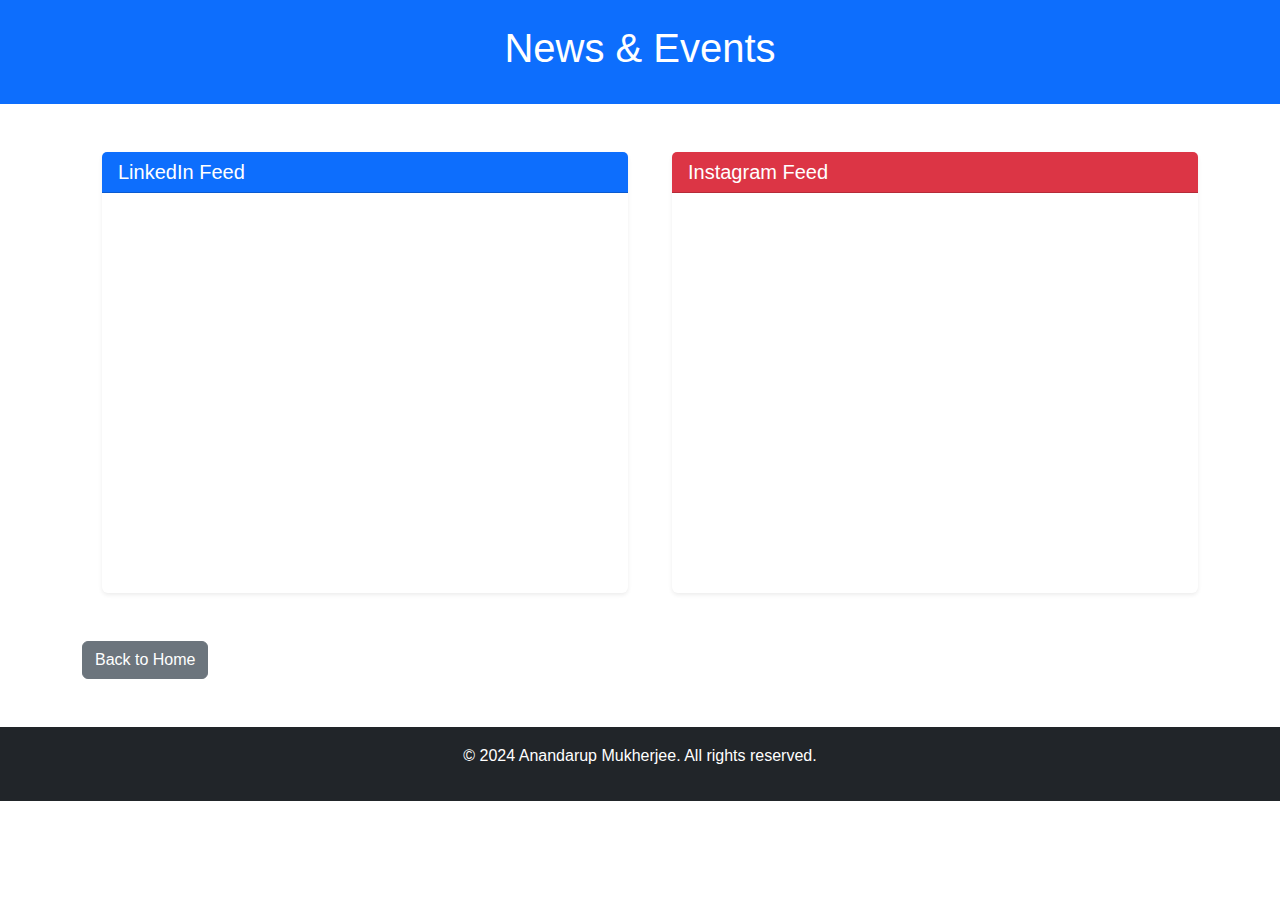
<file: events.html>
<!DOCTYPE html>
<html lang="en">
<head>
  <meta charset="UTF-8">
  <meta name="viewport" content="width=device-width, initial-scale=1.0">
  <meta name="description" content="Awards and Mentions - Anandarup Mukherjee">
  <title>News - Anandarup Mukherjee</title>
  <!-- Bootstrap CSS -->
  <link rel="stylesheet" href="https://cdn.jsdelivr.net/npm/bootstrap@5.3.0/dist/css/bootstrap.min.css">
  <link rel="stylesheet" href="styles.css">
</head>
<body>
  <header class="bg-primary text-white text-center py-4">
    <h1>News & Events</h1>
  </header>

  <main class="container my-5">
    <div class="row">
      <!-- LinkedIn Feed Card -->
      <div class="col-md-6 mb-4">
        <div class="card shadow-sm h-100">
          <div class="card-header text-white bg-primary">
            <h5 class="mb-0">LinkedIn Feed</h5>
          </div>
          <div class="card-body p-0">
            <iframe src='https://widgets.sociablekit.com/linkedin-profile-posts/iframe/25500831' 
                    frameborder='0' width='100%' height='400'></iframe>
          </div>
        </div>
      </div>

      <!-- Instagram Feed Card -->
      <div class="col-md-6 mb-4">
        <div class="card shadow-sm h-100">
          <div class="card-header text-white bg-danger">
            <h5 class="mb-0">Instagram Feed</h5>
          </div>
          <div class="card-body p-0">
            <iframe src='https://widgets.sociablekit.com/instagram-stories/iframe/25500843' 
                    frameborder='0' width='100%' height='400'></iframe>
          </div>
        </div>
      </div>
    </div>

      
      
      
      
      
    <a href="index.html" class="btn btn-secondary mt-4">Back to Home</a>
  </main>

  <footer class="bg-dark text-white text-center py-3">
    <p>&copy; 2024 Anandarup Mukherjee. All rights reserved.</p>
  </footer>

  <!-- Bootstrap JS -->
  <script src="https://cdn.jsdelivr.net/npm/bootstrap@5.3.0/dist/js/bootstrap.bundle.min.js"></script>
</body>
</html>
</file>
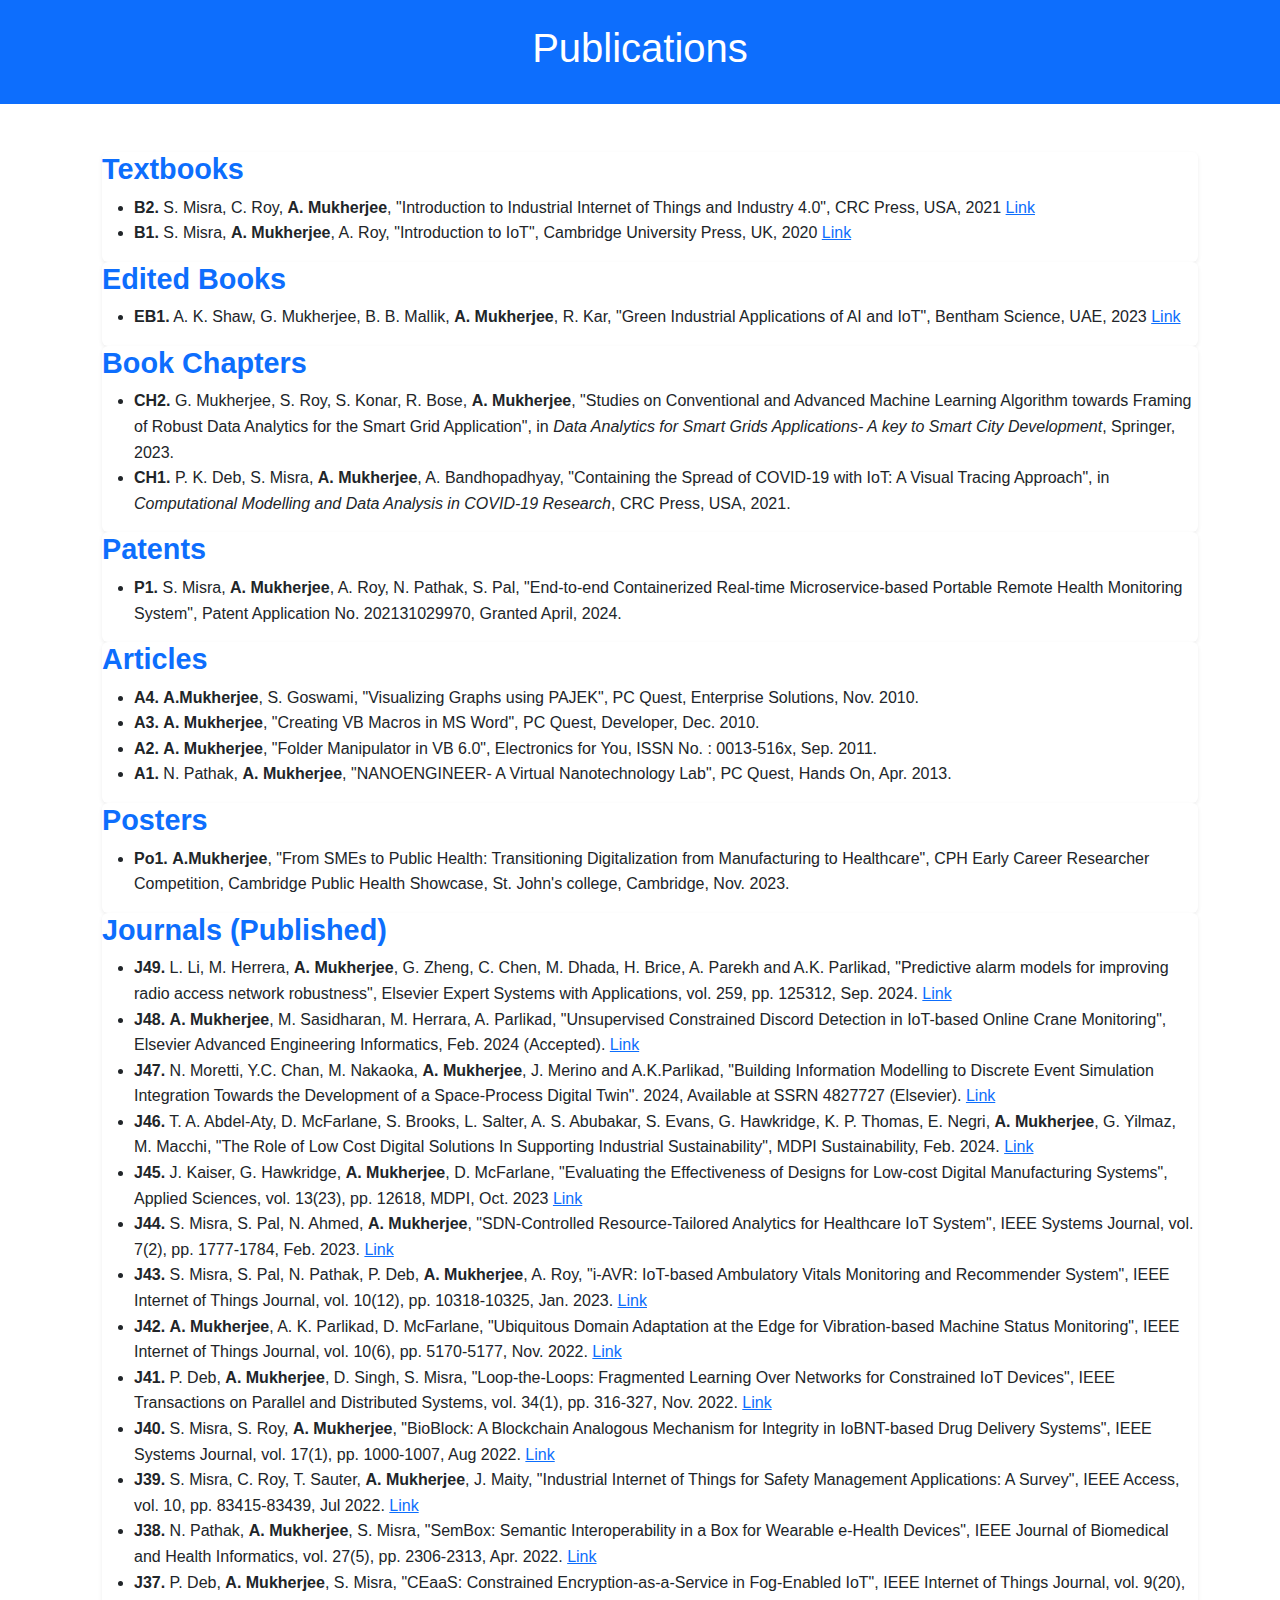
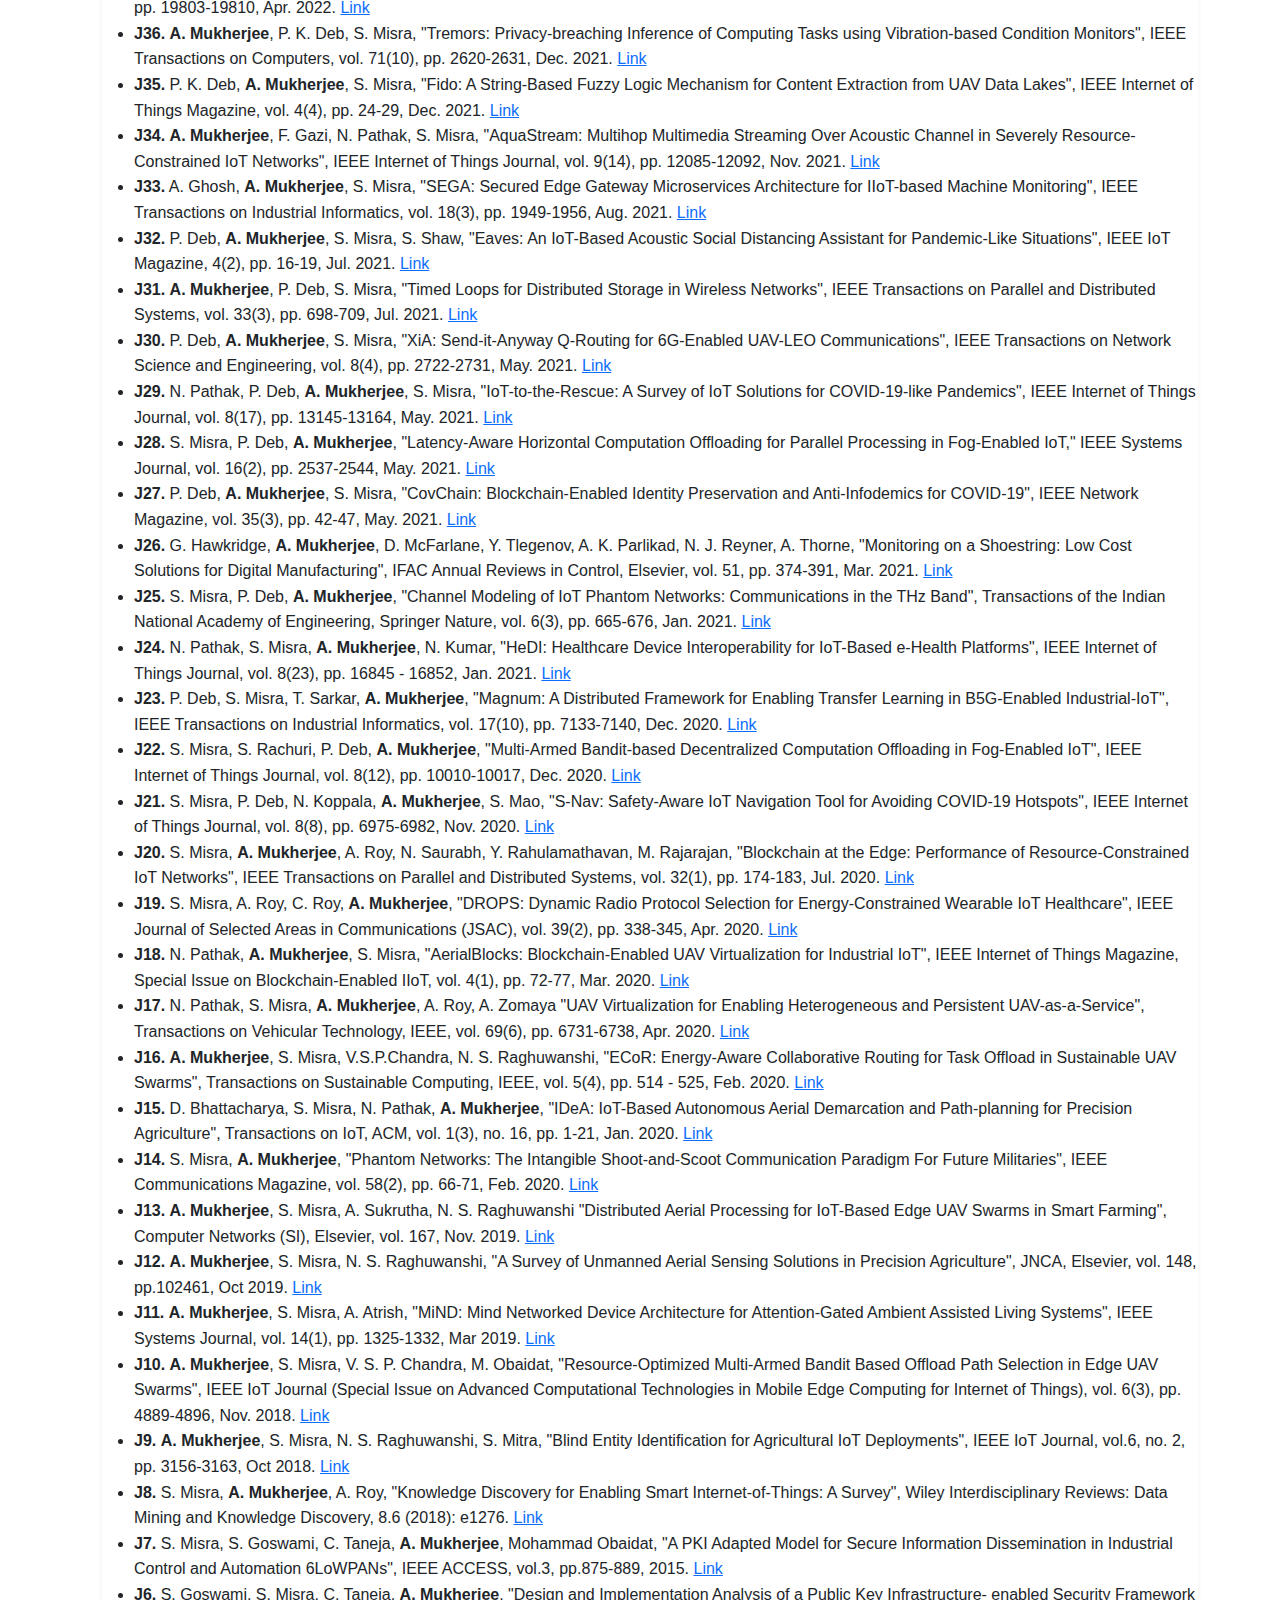
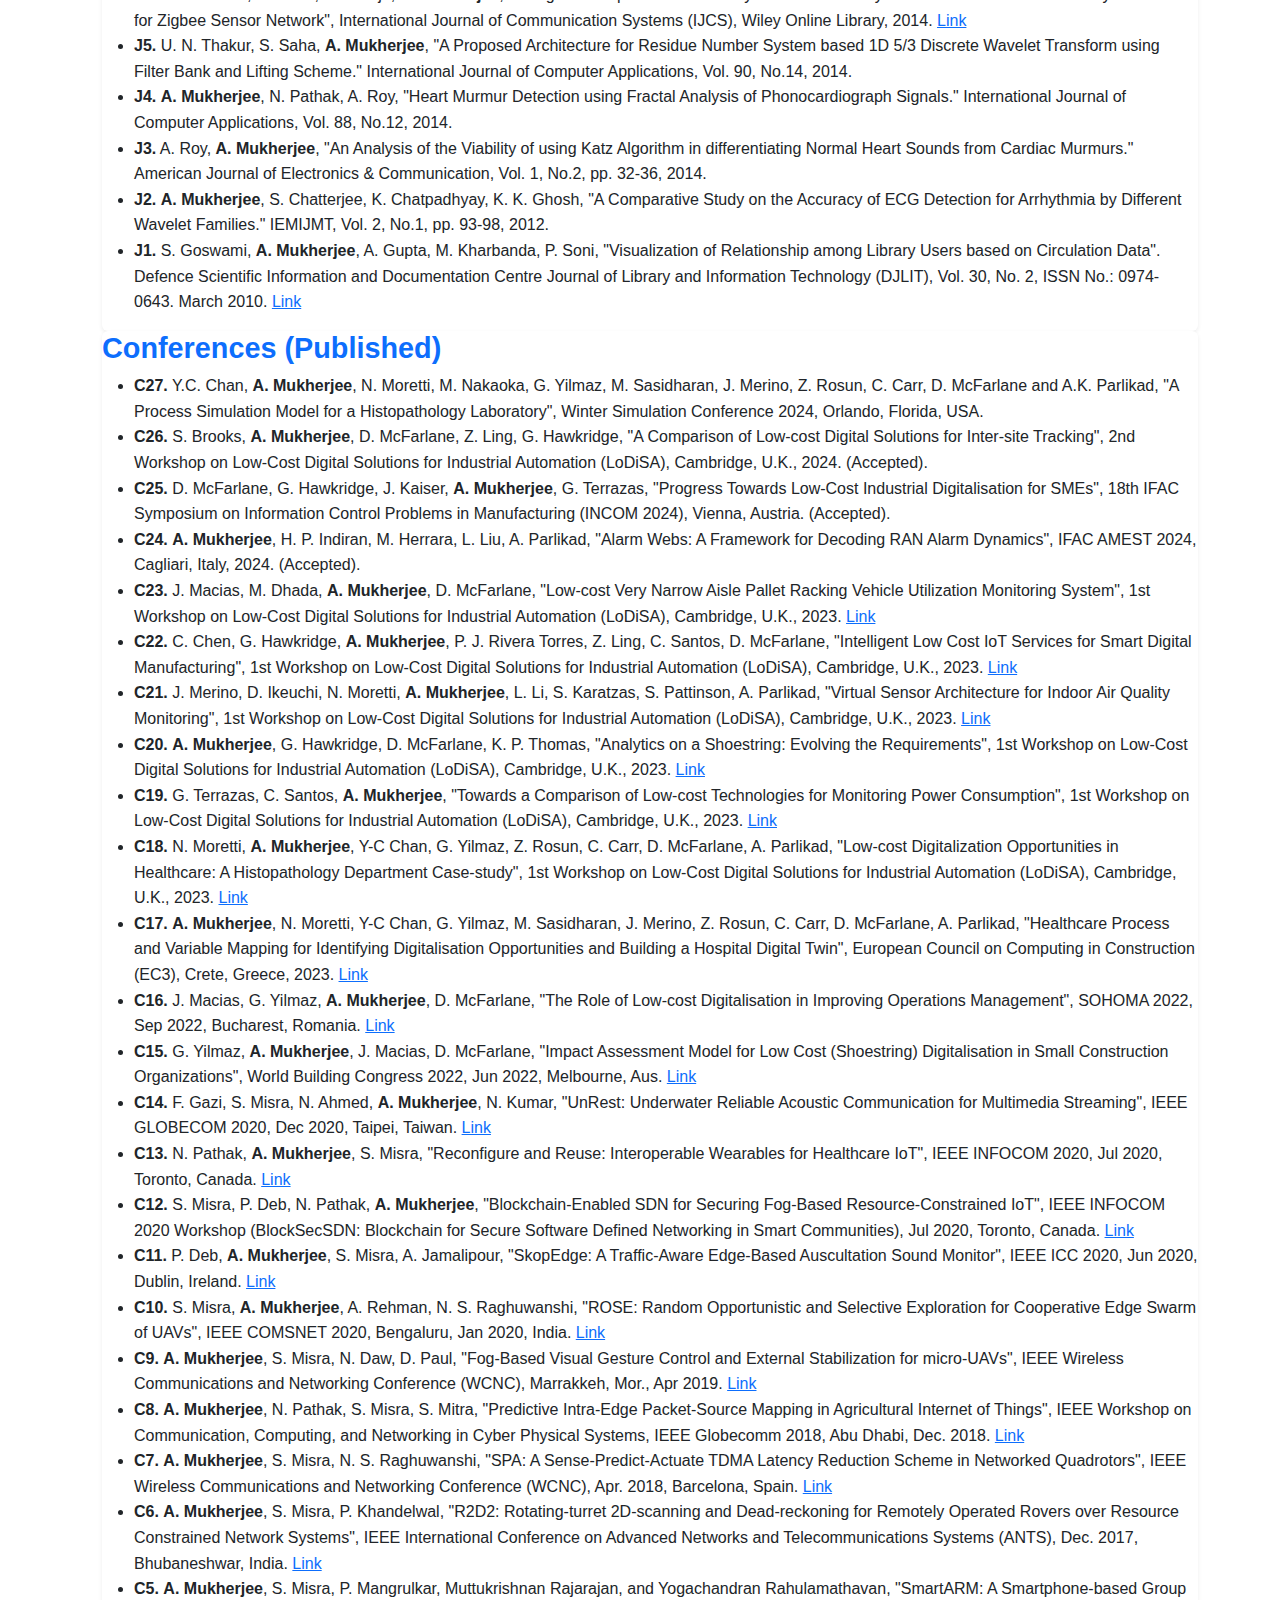
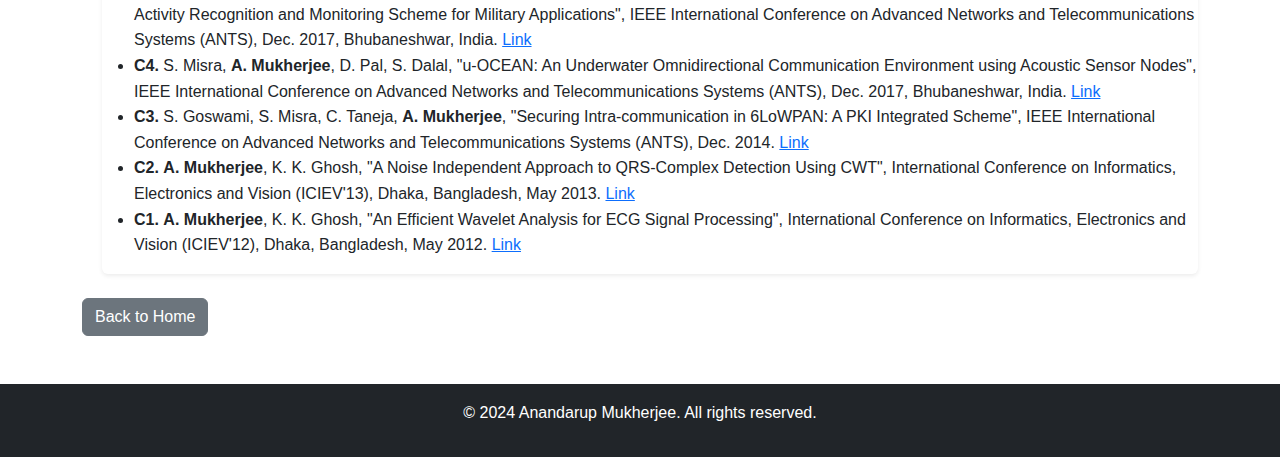
<file: publications.html>
<!DOCTYPE html>
<html lang="en">
<head>
      <meta charset="UTF-8">
  <meta name="viewport" content="width=device-width, initial-scale=1.0">
  <meta name="description" content="Education - Anandarup Mukherjee">
  <title>Publications - Anandarup Mukherjee</title>
  <!-- Bootstrap CSS -->
  <link rel="stylesheet" href="https://cdn.jsdelivr.net/npm/bootstrap@5.3.0/dist/css/bootstrap.min.css">
  <link rel="stylesheet" href="styles.css">
</head>
    
    
<body>
  <header class="bg-primary text-white text-center py-4">
    <h1>Publications</h1>
  </header>
    
<main class="container my-5">
                
    <div class="card shadow-sm">
        <h5 class="card-title text-primary">Textbooks</h5>
        <ul>
            <li><strong>B2.</strong> S. Misra, C. Roy, <strong>A. Mukherjee</strong>, "Introduction to Industrial Internet of Things and Industry 4.0", CRC Press, USA, 2021 <a href="https://www.routledge.com/Introduction-to-Industrial-Internet-of-Things-and-Industry-40/Misra-Roy-Mukherjee/p/book/9780367897581">Link</a></li>
            <li><strong>B1.</strong> S. Misra, <strong>A. Mukherjee</strong>, A. Roy, "Introduction to IoT", Cambridge University Press, UK, 2020 <a href="https://www.cambridge.org/core/books/introduction-to-iot/7EDBB6CD17DA3E1F6FB5EBA54E0025A2">Link</a></li>
        </ul>
    </div>

    <div class="card shadow-sm">
        <h5 class="card-title text-primary">Edited Books</h5>
        <ul>
            <li><strong>EB1.</strong> A. K. Shaw, G. Mukherjee, B. B. Mallik, <strong>A. Mukherjee</strong>, R. Kar, "Green Industrial Applications of AI and IoT", Bentham Science, UAE, 2023 <a href="https://www.campuzine.com/call-for-book-chapters-no-publication-fee/">Link</a></li>
        </ul>
    </div>

        
    <div class="card shadow-sm">
        <h5 class="card-title text-primary">Book Chapters</h5>
        <ul>
            <li><strong>CH2.</strong> G. Mukherjee, S. Roy, S. Konar, R. Bose, <strong>A. Mukherjee</strong>, "Studies on Conventional and Advanced Machine Learning Algorithm towards Framing of Robust Data Analytics for the Smart Grid Application", in <em>Data Analytics for Smart Grids Applications- A key to Smart City Development</em>, Springer, 2023.</li>
            <li><strong>CH1.</strong> P. K. Deb, S. Misra, <strong>A. Mukherjee</strong>, A. Bandhopadhyay, "Containing the Spread of COVID-19 with IoT: A Visual Tracing Approach", in <em>Computational Modelling and Data Analysis in COVID-19 Research</em>, CRC Press, USA, 2021.</li>
        </ul>
    </div>


    <div class="card shadow-sm">
        <h5 class="card-title text-primary">Patents</h5>
        <ul>
            <li><strong>P1.</strong> S. Misra, <strong>A. Mukherjee</strong>, A. Roy, N. Pathak, S. Pal, "End-to-end Containerized Real-time Microservice-based Portable Remote Health Monitoring System", Patent Application No. 202131029970, Granted April, 2024.</li>
        </ul>
    </div>

    <div class="card shadow-sm">
        <h5 class="card-title text-primary">Articles</h5>
        <ul>
            <li><strong>A4.</strong> <strong>A.Mukherjee</strong>, S. Goswami, "Visualizing Graphs using PAJEK", PC Quest, Enterprise Solutions, Nov. 2010.</li>
            <li><strong>A3.</strong> <strong>A. Mukherjee</strong>, "Creating VB Macros in MS Word", PC Quest, Developer, Dec. 2010.</li>
            <li><strong>A2.</strong> <strong>A. Mukherjee</strong>, "Folder Manipulator in VB 6.0", Electronics for You, ISSN No. : 0013-516x, Sep. 2011.</li>
            <li><strong>A1.</strong> N. Pathak, <strong>A. Mukherjee</strong>, "NANOENGINEER- A Virtual Nanotechnology Lab", PC Quest, Hands On, Apr. 2013.</li>
        </ul>
    </div>

    <div class="card shadow-sm">
        <h5 class="card-title text-primary">Posters</h5>
        <ul>
            <li><strong>Po1.</strong> <strong>A.Mukherjee</strong>, "From SMEs to Public Health: Transitioning Digitalization from Manufacturing to Healthcare", CPH Early Career Researcher Competition, Cambridge Public Health Showcase, St. John's college, Cambridge, Nov. 2023.</li>
        </ul>
    </div>

        
    <div class="card shadow-sm">
        <h5 class="card-title text-primary">Journals (Published)</h5>
        <ul>
            <li><strong>J49.</strong> L. Li, M. Herrera, <strong>A. Mukherjee</strong>, G. Zheng, C. Chen, M. Dhada, H. Brice, A. Parekh and A.K. Parlikad, "Predictive alarm models for improving radio access network robustness", Elsevier Expert Systems with Applications, vol. 259, pp. 125312, Sep. 2024. <a href="https://www.sciencedirect.com/science/article/pii/S0957417424021791">Link</a></li>
            <li><strong>J48.</strong> <strong>A. Mukherjee</strong>, M. Sasidharan, M. Herrara, A. Parlikad, "Unsupervised Constrained Discord Detection in IoT-based Online Crane Monitoring", Elsevier Advanced Engineering Informatics, Feb. 2024 (Accepted). <a href="https://www.sciencedirect.com/science/article/abs/pii/S1474034624000922">Link</a></li>
            <li><strong>J47.</strong> N. Moretti, Y.C. Chan, M. Nakaoka, <strong>A. Mukherjee</strong>, J. Merino and A.K.Parlikad, "Building Information Modelling to Discrete Event Simulation Integration Towards the Development of a Space-Process Digital Twin". 2024, Available at SSRN 4827727 (Elsevier). <a href="https://papers.ssrn.com/sol3/papers.cfm?abstract_id=4827727">Link</a></li>
            <li><strong>J46.</strong> T. A. Abdel-Aty, D. McFarlane, S. Brooks, L. Salter, A. S. Abubakar, S. Evans, G. Hawkridge, K. P. Thomas, E. Negri, <strong>A. Mukherjee</strong>, G. Yilmaz, M. Macchi, "The Role of Low Cost Digital Solutions In Supporting Industrial Sustainability", MDPI Sustainability, Feb. 2024. <a href="https://www.mdpi.com/2071-1050/16/3/1301">Link</a></li>
            <li><strong>J45.</strong> J. Kaiser, G. Hawkridge, <strong>A. Mukherjee</strong>, D. McFarlane, "Evaluating the Effectiveness of Designs for Low-cost Digital Manufacturing Systems", Applied Sciences, vol. 13(23), pp. 12618, MDPI, Oct. 2023 <a href="https://www.mdpi.com/2076-3417/13/23/12618">Link</a></li>
            <li><strong>J44.</strong> S. Misra, S. Pal, N. Ahmed, <strong>A. Mukherjee</strong>, "SDN-Controlled Resource-Tailored Analytics for Healthcare IoT System", IEEE Systems Journal, vol. 7(2), pp. 1777-1784, Feb. 2023. <a href="https://ieeexplore.ieee.org/abstract/document/10058993/">Link</a></li>
            <li><strong>J43.</strong> S. Misra, S. Pal, N. Pathak, P. Deb, <strong>A. Mukherjee</strong>, A. Roy, "i-AVR: IoT-based Ambulatory Vitals Monitoring and Recommender System", IEEE Internet of Things Journal, vol. 10(12), pp. 10318-10325, Jan. 2023. <a href="https://ieeexplore.ieee.org/abstract/document/10026876/">Link</a></li>
            <li><strong>J42.</strong> <strong>A. Mukherjee</strong>, A. K. Parlikad, D. McFarlane, "Ubiquitous Domain Adaptation at the Edge for Vibration-based Machine Status Monitoring", IEEE Internet of Things Journal, vol. 10(6), pp. 5170-5177, Nov. 2022. <a href="https://ieeexplore.ieee.org/abstract/document/9953066/">Link</a></li>
            <li><strong>J41.</strong> P. Deb, <strong>A. Mukherjee</strong>, D. Singh, S. Misra, "Loop-the-Loops: Fragmented Learning Over Networks for Constrained IoT Devices", IEEE Transactions on Parallel and Distributed Systems, vol. 34(1), pp. 316-327, Nov. 2022. <a href="https://ieeexplore.ieee.org/abstract/document/9941367/">Link</a></li>
            <li><strong>J40.</strong> S. Misra, S. Roy, <strong>A. Mukherjee</strong>, "BioBlock: A Blockchain Analogous Mechanism for Integrity in IoBNT-based Drug Delivery Systems", IEEE Systems Journal, vol. 17(1), pp. 1000-1007, Aug 2022. <a href="https://ieeexplore.ieee.org/abstract/document/9864052">Link</a></li>
            <li><strong>J39.</strong> S. Misra, C. Roy, T. Sauter, <strong>A. Mukherjee</strong>, J. Maity, "Industrial Internet of Things for Safety Management Applications: A Survey", IEEE Access, vol. 10, pp. 83415-83439, Jul 2022. <a href="https://ieeexplore.ieee.org/abstract/document/9841540">Link</a></li>
            <li><strong>J38.</strong> N. Pathak, <strong>A. Mukherjee</strong>, S. Misra, "SemBox: Semantic Interoperability in a Box for Wearable e-Health Devices", IEEE Journal of Biomedical and Health Informatics, vol. 27(5), pp. 2306-2313, Apr. 2022. <a href="https://ieeexplore.ieee.org/abstract/document/9760068">Link</a></li>
            <li><strong>J37.</strong> P. Deb, <strong>A. Mukherjee</strong>, S. Misra, "CEaaS: Constrained Encryption-as-a-Service in Fog-Enabled IoT", IEEE Internet of Things Journal, vol. 9(20), pp. 19803-19810, Apr. 2022. <a href="https://ieeexplore.ieee.org/abstract/document/9758049">Link</a></li>
            <li><strong>J36.</strong> <strong>A. Mukherjee</strong>, P. K. Deb, S. Misra, "Tremors: Privacy-breaching Inference of Computing Tasks using Vibration-based Condition Monitors", IEEE Transactions on Computers, vol. 71(10), pp. 2620-2631, Dec. 2021. <a href="https://ieeexplore.ieee.org/abstract/document/9665215">Link</a></li>
            <li><strong>J35.</strong> P. K. Deb, <strong>A. Mukherjee</strong>, S. Misra, "Fido: A String-Based Fuzzy Logic Mechanism for Content Extraction from UAV Data Lakes", IEEE Internet of Things Magazine, vol. 4(4), pp. 24-29, Dec. 2021. <a href="https://ieeexplore.ieee.org/abstract/document/9712449">Link</a></li>
            <li><strong>J34.</strong> <strong>A. Mukherjee</strong>, F. Gazi, N. Pathak, S. Misra, "AquaStream: Multihop Multimedia Streaming Over Acoustic Channel in Severely Resource-Constrained IoT Networks", IEEE Internet of Things Journal, vol. 9(14), pp. 12085-12092, Nov. 2021. <a href="https://ieeexplore.ieee.org/abstract/document/9638981">Link</a></li>
            <li><strong>J33.</strong> A. Ghosh, <strong>A. Mukherjee</strong>, S. Misra, "SEGA: Secured Edge Gateway Microservices Architecture for IIoT-based Machine Monitoring", IEEE Transactions on Industrial Informatics, vol. 18(3), pp. 1949-1956, Aug. 2021. <a href="https://ieeexplore.ieee.org/abstract/document/9507367">Link</a></li>
            <li><strong>J32.</strong> P. Deb, <strong>A. Mukherjee</strong>, S. Misra, S. Shaw, "Eaves: An IoT-Based Acoustic Social Distancing Assistant for Pandemic-Like Situations", IEEE IoT Magazine, 4(2), pp. 16-19, Jul. 2021. <a href="https://ieeexplore.ieee.org/abstract/document/9492918">Link</a></li>
            <li><strong>J31.</strong> <strong>A. Mukherjee</strong>, P. Deb, S. Misra, "Timed Loops for Distributed Storage in Wireless Networks", IEEE Transactions on Parallel and Distributed Systems, vol. 33(3), pp. 698-709, Jul. 2021. <a href="https://ieeexplore.ieee.org/abstract/document/9501984">Link</a></li>
            <li><strong>J30.</strong> P. Deb, <strong>A. Mukherjee</strong>, S. Misra, "XiA: Send-it-Anyway Q-Routing for 6G-Enabled UAV-LEO Communications", IEEE Transactions on Network Science and Engineering, vol. 8(4), pp. 2722-2731, May. 2021. <a href="https://ieeexplore.ieee.org/abstract/document/9447189">Link</a></li>
            <li><strong>J29.</strong> N. Pathak, P. Deb, <strong>A. Mukherjee</strong>, S. Misra, "IoT-to-the-Rescue: A Survey of IoT Solutions for COVID-19-like Pandemics", IEEE Internet of Things Journal, vol. 8(17), pp. 13145-13164, May. 2021. <a href="https://ieeexplore.ieee.org/abstract/document/9438712">Link</a></li>
            <li><strong>J28.</strong> S. Misra, P. Deb, <strong>A. Mukherjee</strong>, "Latency-Aware Horizontal Computation Offloading for Parallel Processing in Fog-Enabled IoT," IEEE Systems Journal, vol. 16(2), pp. 2537-2544, May. 2021. <a href="https://ieeexplore.ieee.org/abstract/document/9456979">Link</a></li>
            <li><strong>J27.</strong> P. Deb, <strong>A. Mukherjee</strong>, S. Misra, "CovChain: Blockchain-Enabled Identity Preservation and Anti-Infodemics for COVID-19", IEEE Network Magazine, vol. 35(3), pp. 42-47, May. 2021. <a href="https://ieeexplore.ieee.org/abstract/document/9454582">Link</a></li>
            <li><strong>J26.</strong> G. Hawkridge, <strong>A. Mukherjee</strong>, D. McFarlane, Y. Tlegenov, A. K. Parlikad, N. J. Reyner, A. Thorne, "Monitoring on a Shoestring: Low Cost Solutions for Digital Manufacturing", IFAC Annual Reviews in Control, Elsevier, vol. 51, pp. 374-391, Mar. 2021. <a href="https://www.sciencedirect.com/science/article/pii/S1367578821000250">Link</a></li>
            <li><strong>J25.</strong> S. Misra, P. Deb, <strong>A. Mukherjee</strong>, "Channel Modeling of IoT Phantom Networks: Communications in the THz Band", Transactions of the Indian National Academy of Engineering, Springer Nature, vol. 6(3), pp. 665-676, Jan. 2021. <a href="https://link.springer.com/article/10.1007/s41403-021-00229-8">Link</a></li>
            <li><strong>J24.</strong> N. Pathak, S. Misra, <strong>A. Mukherjee</strong>, N. Kumar, "HeDI: Healthcare Device Interoperability for IoT-Based e-Health Platforms", IEEE Internet of Things Journal, vol. 8(23), pp. 16845 - 16852, Jan. 2021. <a href="https://ieeexplore.ieee.org/abstract/document/9326425">Link</a></li>
            <li><strong>J23.</strong> P. Deb, S. Misra, T. Sarkar, <strong>A. Mukherjee</strong>, "Magnum: A Distributed Framework for Enabling Transfer Learning in B5G-Enabled Industrial-IoT", IEEE Transactions on Industrial Informatics, vol. 17(10), pp. 7133-7140, Dec. 2020. <a href="https://ieeexplore.ieee.org/abstract/document/9306898">Link</a></li>
            <li><strong>J22.</strong> S. Misra, S. Rachuri, P. Deb, <strong>A. Mukherjee</strong>, "Multi-Armed Bandit-based Decentralized Computation Offloading in Fog-Enabled IoT", IEEE Internet of Things Journal, vol. 8(12), pp. 10010-10017, Dec. 2020. <a href="https://ieeexplore.ieee.org/abstract/document/9311643">Link</a></li>
            <li><strong>J21.</strong> S. Misra, P. Deb, N. Koppala, <strong>A. Mukherjee</strong>, S. Mao, "S-Nav: Safety-Aware IoT Navigation Tool for Avoiding COVID-19 Hotspots", IEEE Internet of Things Journal, vol. 8(8), pp. 6975-6982, Nov. 2020. <a href="https://ieeexplore.ieee.org/abstract/document/9257428">Link</a></li>
            <li><strong>J20.</strong> S. Misra, <strong>A. Mukherjee</strong>, A. Roy, N. Saurabh, Y. Rahulamathavan, M. Rajarajan, "Blockchain at the Edge: Performance of Resource-Constrained IoT Networks", IEEE Transactions on Parallel and Distributed Systems, vol. 32(1), pp. 174-183, Jul. 2020. <a href="https://ieeexplore.ieee.org/abstract/document/9158540/">Link</a></li>
            <li><strong>J19.</strong> S. Misra, A. Roy, C. Roy, <strong>A. Mukherjee</strong>, "DROPS: Dynamic Radio Protocol Selection for Energy-Constrained Wearable IoT Healthcare", IEEE Journal of Selected Areas in Communications (JSAC), vol. 39(2), pp. 338-345, Apr. 2020. <a href="https://ieeexplore.ieee.org/abstract/document/9181524">Link</a></li>
            <li><strong>J18.</strong> N. Pathak, <strong>A. Mukherjee</strong>, S. Misra, "AerialBlocks: Blockchain-Enabled UAV Virtualization for Industrial IoT", IEEE Internet of Things Magazine, Special Issue on Blockchain-Enabled IIoT, vol. 4(1), pp. 72-77, Mar. 2020. <a href="https://ieeexplore.ieee.org/abstract/document/9351836">Link</a></li>
            <li><strong>J17.</strong> N. Pathak, S. Misra, <strong>A. Mukherjee</strong>, A. Roy, A. Zomaya "UAV Virtualization for Enabling Heterogeneous and Persistent UAV-as-a-Service", Transactions on Vehicular Technology, IEEE, vol. 69(6), pp. 6731-6738, Apr. 2020. <a href="https://ieeexplore.ieee.org/abstract/document/9072443/">Link</a></li>
            <li><strong>J16.</strong> <strong>A. Mukherjee</strong>, S. Misra, V.S.P.Chandra, N. S. Raghuwanshi, "ECoR: Energy-Aware Collaborative Routing for Task Offload in Sustainable UAV Swarms", Transactions on Sustainable Computing, IEEE, vol. 5(4), pp. 514 - 525, Feb. 2020. <a href="https://ieeexplore.ieee.org/abstract/document/9016065">Link</a></li>
            <li><strong>J15.</strong> D. Bhattacharya, S. Misra, N. Pathak, <strong>A. Mukherjee</strong>, "IDeA: IoT-Based Autonomous Aerial Demarcation and Path-planning for Precision Agriculture", Transactions on IoT, ACM, vol. 1(3), no. 16, pp. 1-21, Jan. 2020. <a href="https://dl.acm.org/doi/fullHtml/10.1145/3379930">Link</a></li>
            <li><strong>J14.</strong> S. Misra, <strong>A. Mukherjee</strong>, "Phantom Networks: The Intangible Shoot-and-Scoot Communication Paradigm For Future Militaries", IEEE Communications Magazine, vol. 58(2), pp. 66-71, Feb. 2020. <a href="https://ieeexplore.ieee.org/abstract/document/8999431/">Link</a></li>
            <li><strong>J13.</strong> <strong>A. Mukherjee</strong>, S. Misra, A. Sukrutha, N. S. Raghuwanshi "Distributed Aerial Processing for IoT-Based Edge UAV Swarms in Smart Farming", Computer Networks (SI), Elsevier, vol. 167, Nov. 2019. <a href="https://doi.org/10.1016/j.comnet.2019.107038">Link</a></li>
            <li><strong>J12.</strong> <strong>A. Mukherjee</strong>, S. Misra, N. S. Raghuwanshi, "A Survey of Unmanned Aerial Sensing Solutions in Precision Agriculture", JNCA, Elsevier, vol. 148, pp.102461, Oct 2019. <a href="https://doi.org/10.1016/j.jnca.2019.102461">Link</a></li>
            <li><strong>J11.</strong> <strong>A. Mukherjee</strong>, S. Misra, A. Atrish, "MiND: Mind Networked Device Architecture for Attention-Gated Ambient Assisted Living Systems", IEEE Systems Journal, vol. 14(1), pp. 1325-1332, Mar 2019. <a href="https://ieeexplore.ieee.org/abstract/document/8688638">Link</a></li>
            <li><strong>J10.</strong> <strong>A. Mukherjee</strong>, S. Misra, V. S. P. Chandra, M. Obaidat, "Resource-Optimized Multi-Armed Bandit Based Offload Path Selection in Edge UAV Swarms", IEEE IoT Journal (Special Issue on Advanced Computational Technologies in Mobile Edge Computing for Internet of Things), vol. 6(3), pp. 4889-4896, Nov. 2018. <a href="https://ieeexplore.ieee.org/abstract/document/8520858">Link</a></li>
            <li><strong>J9.</strong> <strong>A. Mukherjee</strong>, S. Misra, N. S. Raghuwanshi, S. Mitra, "Blind Entity Identification for Agricultural IoT Deployments", IEEE IoT Journal, vol.6, no. 2, pp. 3156-3163, Oct 2018. <a href="https://ieeexplore.ieee.org/abstract/document/8520835">Link</a></li>
            <li><strong>J8.</strong> S. Misra, <strong>A. Mukherjee</strong>, A. Roy, "Knowledge Discovery for Enabling Smart Internet-of-Things: A Survey", Wiley Interdisciplinary Reviews: Data Mining and Knowledge Discovery, 8.6 (2018): e1276. <a href="https://onlinelibrary.wiley.com/doi/full/10.1002/widm.1276">Link</a></li>
            <li><strong>J7.</strong> S. Misra, S. Goswami, C. Taneja, <strong>A. Mukherjee</strong>, Mohammad Obaidat, "A PKI Adapted Model for Secure Information Dissemination in Industrial Control and Automation 6LoWPANs", IEEE ACCESS, vol.3, pp.875-889, 2015. <a href="https://ieeexplore.ieee.org/document/7124417">Link</a></li>
            <li><strong>J6.</strong> S. Goswami, S. Misra, C. Taneja, <strong>A. Mukherjee</strong>, "Design and Implementation Analysis of a Public Key Infrastructure- enabled Security Framework for Zigbee Sensor Network", International Journal of Communication Systems (IJCS), Wiley Online Library, 2014. <a href="https://onlinelibrary.wiley.com/enhanced/doi/10.1002/dac.2893">Link</a></li>
            <li><strong>J5.</strong> U. N. Thakur, S. Saha, <strong>A. Mukherjee</strong>, "A Proposed Architecture for Residue Number System based 1D 5/3 Discrete Wavelet Transform using Filter Bank and Lifting Scheme." International Journal of Computer Applications, Vol. 90, No.14, 2014.</li>
            <li><strong>J4.</strong> <strong>A. Mukherjee</strong>, N. Pathak, A. Roy, "Heart Murmur Detection using Fractal Analysis of Phonocardiograph Signals." International Journal of Computer Applications, Vol. 88, No.12, 2014.</li>
            <li><strong>J3.</strong> A. Roy, <strong>A. Mukherjee</strong>, "An Analysis of the Viability of using Katz Algorithm in differentiating Normal Heart Sounds from Cardiac Murmurs." American Journal of Electronics & Communication, Vol. 1, No.2, pp. 32-36, 2014.</li>
            <li><strong>J2.</strong> <strong>A. Mukherjee</strong>, S. Chatterjee, K. Chatpadhyay, K. K. Ghosh, "A Comparative Study on the Accuracy of ECG Detection for Arrhythmia by Different Wavelet Families." IEMIJMT, Vol. 2, No.1, pp. 93-98, 2012.</li>
            <li><strong>J1.</strong> S. Goswami, <strong>A. Mukherjee</strong>, A. Gupta, M. Kharbanda, P. Soni, "Visualization of Relationship among Library Users based on Circulation Data". Defence Scientific Information and Documentation Centre Journal of Library and Information Technology (DJLIT), Vol. 30, No. 2, ISSN No.: 0974-0643. March 2010. <a href="http://publications.drdo.gov.in/ojs/index.php/djlit/article/view/5">Link</a></li>
        </ul>
    </div>

        
    <div class="card shadow-sm">
        <h5 class="card-title text-primary">Conferences (Published)</h5>
        <ul>
            <li><strong>C27.</strong> Y.C. Chan, <strong>A. Mukherjee</strong>, N. Moretti, M. Nakaoka, G. Yilmaz, M. Sasidharan, J. Merino, Z. Rosun, C. Carr, D. McFarlane and A.K. Parlikad, "A Process Simulation Model for a Histopathology Laboratory", Winter Simulation Conference 2024, Orlando, Florida, USA.</li>
            <li><strong>C26.</strong> S. Brooks, <strong>A. Mukherjee</strong>, D. McFarlane, Z. Ling, G. Hawkridge, "A Comparison of Low-cost Digital Solutions for Inter-site Tracking", 2nd Workshop on Low-Cost Digital Solutions for Industrial Automation (LoDiSA), Cambridge, U.K., 2024. (Accepted).</li>
            <li><strong>C25.</strong> D. McFarlane, G. Hawkridge, J. Kaiser, <strong>A. Mukherjee</strong>, G. Terrazas, "Progress Towards Low-Cost Industrial Digitalisation for SMEs", 18th IFAC Symposium on Information Control Problems in Manufacturing (INCOM 2024), Vienna, Austria. (Accepted).</li>
            <li><strong>C24.</strong> <strong>A. Mukherjee</strong>, H. P. Indiran, M. Herrara, L. Liu, A. Parlikad, "Alarm Webs: A Framework for Decoding RAN Alarm Dynamics", IFAC AMEST 2024, Cagliari, Italy, 2024. (Accepted).</li>
            <li><strong>C23.</strong> J. Macias, M. Dhada, <strong>A. Mukherjee</strong>, D. McFarlane, "Low-cost Very Narrow Aisle Pallet Racking Vehicle Utilization Monitoring System", 1st Workshop on Low-Cost Digital Solutions for Industrial Automation (LoDiSA), Cambridge, U.K., 2023. <a href="https://digital-library.theiet.org/content/conferences/10.1049/icp.2023.1746">Link</a></li>
            <li><strong>C22.</strong> C. Chen, G. Hawkridge, <strong>A. Mukherjee</strong>, P. J. Rivera Torres, Z. Ling, C. Santos, D. McFarlane, "Intelligent Low Cost IoT Services for Smart Digital Manufacturing", 1st Workshop on Low-Cost Digital Solutions for Industrial Automation (LoDiSA), Cambridge, U.K., 2023. <a href="https://digital-library.theiet.org/content/conferences/10.1049/icp.2023.1737">Link</a></li>
            <li><strong>C21.</strong> J. Merino, D. Ikeuchi, N. Moretti, <strong>A. Mukherjee</strong>, L. Li, S. Karatzas, S. Pattinson, A. Parlikad, "Virtual Sensor Architecture for Indoor Air Quality Monitoring", 1st Workshop on Low-Cost Digital Solutions for Industrial Automation (LoDiSA), Cambridge, U.K., 2023. <a href="https://digital-library.theiet.org/content/conferences/10.1049/icp.2023.1749">Link</a></li>
            <li><strong>C20.</strong> <strong>A. Mukherjee</strong>, G. Hawkridge, D. McFarlane, K. P. Thomas, "Analytics on a Shoestring: Evolving the Requirements", 1st Workshop on Low-Cost Digital Solutions for Industrial Automation (LoDiSA), Cambridge, U.K., 2023. <a href="https://digital-library.theiet.org/content/conferences/10.1049/icp.2023.1732">Link</a></li>
            <li><strong>C19.</strong> G. Terrazas, C. Santos, <strong>A. Mukherjee</strong>, "Towards a Comparison of Low-cost Technologies for Monitoring Power Consumption", 1st Workshop on Low-Cost Digital Solutions for Industrial Automation (LoDiSA), Cambridge, U.K., 2023. <a href="https://digital-library.theiet.org/content/conferences/10.1049/icp.2023.2382">Link</a></li>
            <li><strong>C18.</strong> N. Moretti, <strong>A. Mukherjee</strong>, Y-C Chan, G. Yilmaz, Z. Rosun, C. Carr, D. McFarlane, A. Parlikad, "Low-cost Digitalization Opportunities in Healthcare: A Histopathology Department Case-study", 1st Workshop on Low-Cost Digital Solutions for Industrial Automation (LoDiSA), Cambridge, U.K., 2023. <a href="https://digital-library.theiet.org/content/conferences/10.1049/icp.2023.1735">Link</a></li>
            <li><strong>C17.</strong> <strong>A. Mukherjee</strong>, N. Moretti, Y-C Chan, G. Yilmaz, M. Sasidharan, J. Merino, Z. Rosun, C. Carr, D. McFarlane, A. Parlikad, "Healthcare Process and Variable Mapping for Identifying Digitalisation Opportunities and Building a Hospital Digital Twin", European Council on Computing in Construction (EC3), Crete, Greece, 2023. <a href="https://ec-3.org/publications/conference/paper/?id=EC32023_270">Link</a></li>
            <li><strong>C16.</strong> J. Macias, G. Yilmaz, <strong>A. Mukherjee</strong>, D. McFarlane, "The Role of Low-cost Digitalisation in Improving Operations Management", SOHOMA 2022, Sep 2022, Bucharest, Romania. <a href="https://link.springer.com/chapter/10.1007/978-3-031-24291-5_27">Link</a></li>
            <li><strong>C15.</strong> G. Yilmaz, <strong>A. Mukherjee</strong>, J. Macias, D. McFarlane, "Impact Assessment Model for Low Cost (Shoestring) Digitalisation in Small Construction Organizations", World Building Congress 2022, Jun 2022, Melbourne, Aus. <a href="https://iopscience.iop.org/article/10.1088/1755-1315/1101/9/092043/meta">Link</a></li>
            <li><strong>C14.</strong> F. Gazi, S. Misra, N. Ahmed, <strong>A. Mukherjee</strong>, N. Kumar, "UnRest: Underwater Reliable Acoustic Communication for Multimedia Streaming", IEEE GLOBECOM 2020, Dec 2020, Taipei, Taiwan. <a href="https://ieeexplore.ieee.org/abstract/document/9348152">Link</a></li>
            <li><strong>C13.</strong> N. Pathak, <strong>A. Mukherjee</strong>, S. Misra, "Reconfigure and Reuse: Interoperable Wearables for Healthcare IoT", IEEE INFOCOM 2020, Jul 2020, Toronto, Canada. <a href="https://ieeexplore.ieee.org/abstract/document/9155398">Link</a></li>
            <li><strong>C12.</strong> S. Misra, P. Deb, N. Pathak, <strong>A. Mukherjee</strong>, "Blockchain-Enabled SDN for Securing Fog-Based Resource-Constrained IoT", IEEE INFOCOM 2020 Workshop (BlockSecSDN: Blockchain for Secure Software Defined Networking in Smart Communities), Jul 2020, Toronto, Canada. <a href="https://ieeexplore.ieee.org/abstract/document/9162706">Link</a></li>
            <li><strong>C11.</strong> P. Deb, <strong>A. Mukherjee</strong>, S. Misra, A. Jamalipour, "SkopEdge: A Traffic-Aware Edge-Based Auscultation Sound Monitor", IEEE ICC 2020, Jun 2020, Dublin, Ireland. <a href="https://ieeexplore.ieee.org/abstract/document/9148866">Link</a></li>
            <li><strong>C10.</strong> S. Misra, <strong>A. Mukherjee</strong>, A. Rehman, N. S. Raghuwanshi, "ROSE: Random Opportunistic and Selective Exploration for Cooperative Edge Swarm of UAVs", IEEE COMSNET 2020, Bengaluru, Jan 2020, India. <a href="https://ieeexplore.ieee.org/document/9027455">Link</a></li>
            <li><strong>C9.</strong> <strong>A. Mukherjee</strong>, S. Misra, N. Daw, D. Paul, "Fog-Based Visual Gesture Control and External Stabilization for micro-UAVs", IEEE Wireless Communications and Networking Conference (WCNC), Marrakkeh, Mor., Apr 2019. <a href="https://ieeexplore.ieee.org/document/8644296">Link</a></li>
            <li><strong>C8.</strong> <strong>A. Mukherjee</strong>, N. Pathak, S. Misra, S. Mitra, "Predictive Intra-Edge Packet-Source Mapping in Agricultural Internet of Things", IEEE Workshop on Communication, Computing, and Networking in Cyber Physical Systems, IEEE Globecomm 2018, Abu Dhabi, Dec. 2018. <a href="https://ieeexplore.ieee.org/abstract/document/8644296/">Link</a></li>
            <li><strong>C7.</strong> <strong>A. Mukherjee</strong>, S. Misra, N. S. Raghuwanshi, "SPA: A Sense-Predict-Actuate TDMA Latency Reduction Scheme in Networked Quadrotors", IEEE Wireless Communications and Networking Conference (WCNC), Apr. 2018, Barcelona, Spain. <a href="https://ieeexplore.ieee.org/abstract/document/8377091/">Link</a></li>
            <li><strong>C6.</strong> <strong>A. Mukherjee</strong>, S. Misra, P. Khandelwal, "R2D2: Rotating-turret 2D-scanning and Dead-reckoning for Remotely Operated Rovers over Resource Constrained Network Systems", IEEE International Conference on Advanced Networks and Telecommunications Systems (ANTS), Dec. 2017, Bhubaneshwar, India. <a href="https://ieeexplore.ieee.org/abstract/document/8384145/">Link</a></li>
            <li><strong>C5.</strong> <strong>A. Mukherjee</strong>, S. Misra, P. Mangrulkar, Muttukrishnan Rajarajan, and Yogachandran Rahulamathavan, "SmartARM: A Smartphone-based Group Activity Recognition and Monitoring Scheme for Military Applications", IEEE International Conference on Advanced Networks and Telecommunications Systems (ANTS), Dec. 2017, Bhubaneshwar, India. <a href="https://ieeexplore.ieee.org/abstract/document/8384149/">Link</a></li>
            <li><strong>C4.</strong> S. Misra, <strong>A. Mukherjee</strong>, D. Pal, S. Dalal, "u-OCEAN: An Underwater Omnidirectional Communication Environment using Acoustic Sensor Nodes", IEEE International Conference on Advanced Networks and Telecommunications Systems (ANTS), Dec. 2017, Bhubaneshwar, India. <a href="https://ieeexplore.ieee.org/abstract/document/8384147/">Link</a></li>
            <li><strong>C3.</strong> S. Goswami, S. Misra, C. Taneja, <strong>A. Mukherjee</strong>, "Securing Intra-communication in 6LoWPAN: A PKI Integrated Scheme", IEEE International Conference on Advanced Networks and Telecommunications Systems (ANTS), Dec. 2014. <a href="https://ieeexplore.ieee.org/abstract/document/7057265/">Link</a></li>
            <li><strong>C2.</strong> <strong>A. Mukherjee</strong>, K. K. Ghosh, "A Noise Independent Approach to QRS-Complex Detection Using CWT", International Conference on Informatics, Electronics and Vision (ICIEV'13), Dhaka, Bangladesh, May 2013. <a href="https://ieeexplore.ieee.org/abstract/document/6572722/">Link</a></li>
            <li><strong>C1.</strong> <strong>A. Mukherjee</strong>, K. K. Ghosh, "An Efficient Wavelet Analysis for ECG Signal Processing", International Conference on Informatics, Electronics and Vision (ICIEV'12), Dhaka, Bangladesh, May 2012. <a href="https://ieeexplore.ieee.org/abstract/document/6317419/">Link</a></li>
        </ul>
    </div>

        
        <a href="index.html" class="btn btn-secondary mt-4">Back to Home</a>
  </main>

  <footer class="bg-dark text-white text-center py-3">
    <p>&copy; 2024 Anandarup Mukherjee. All rights reserved.</p>
  </footer>

</body>
</html>
</file>
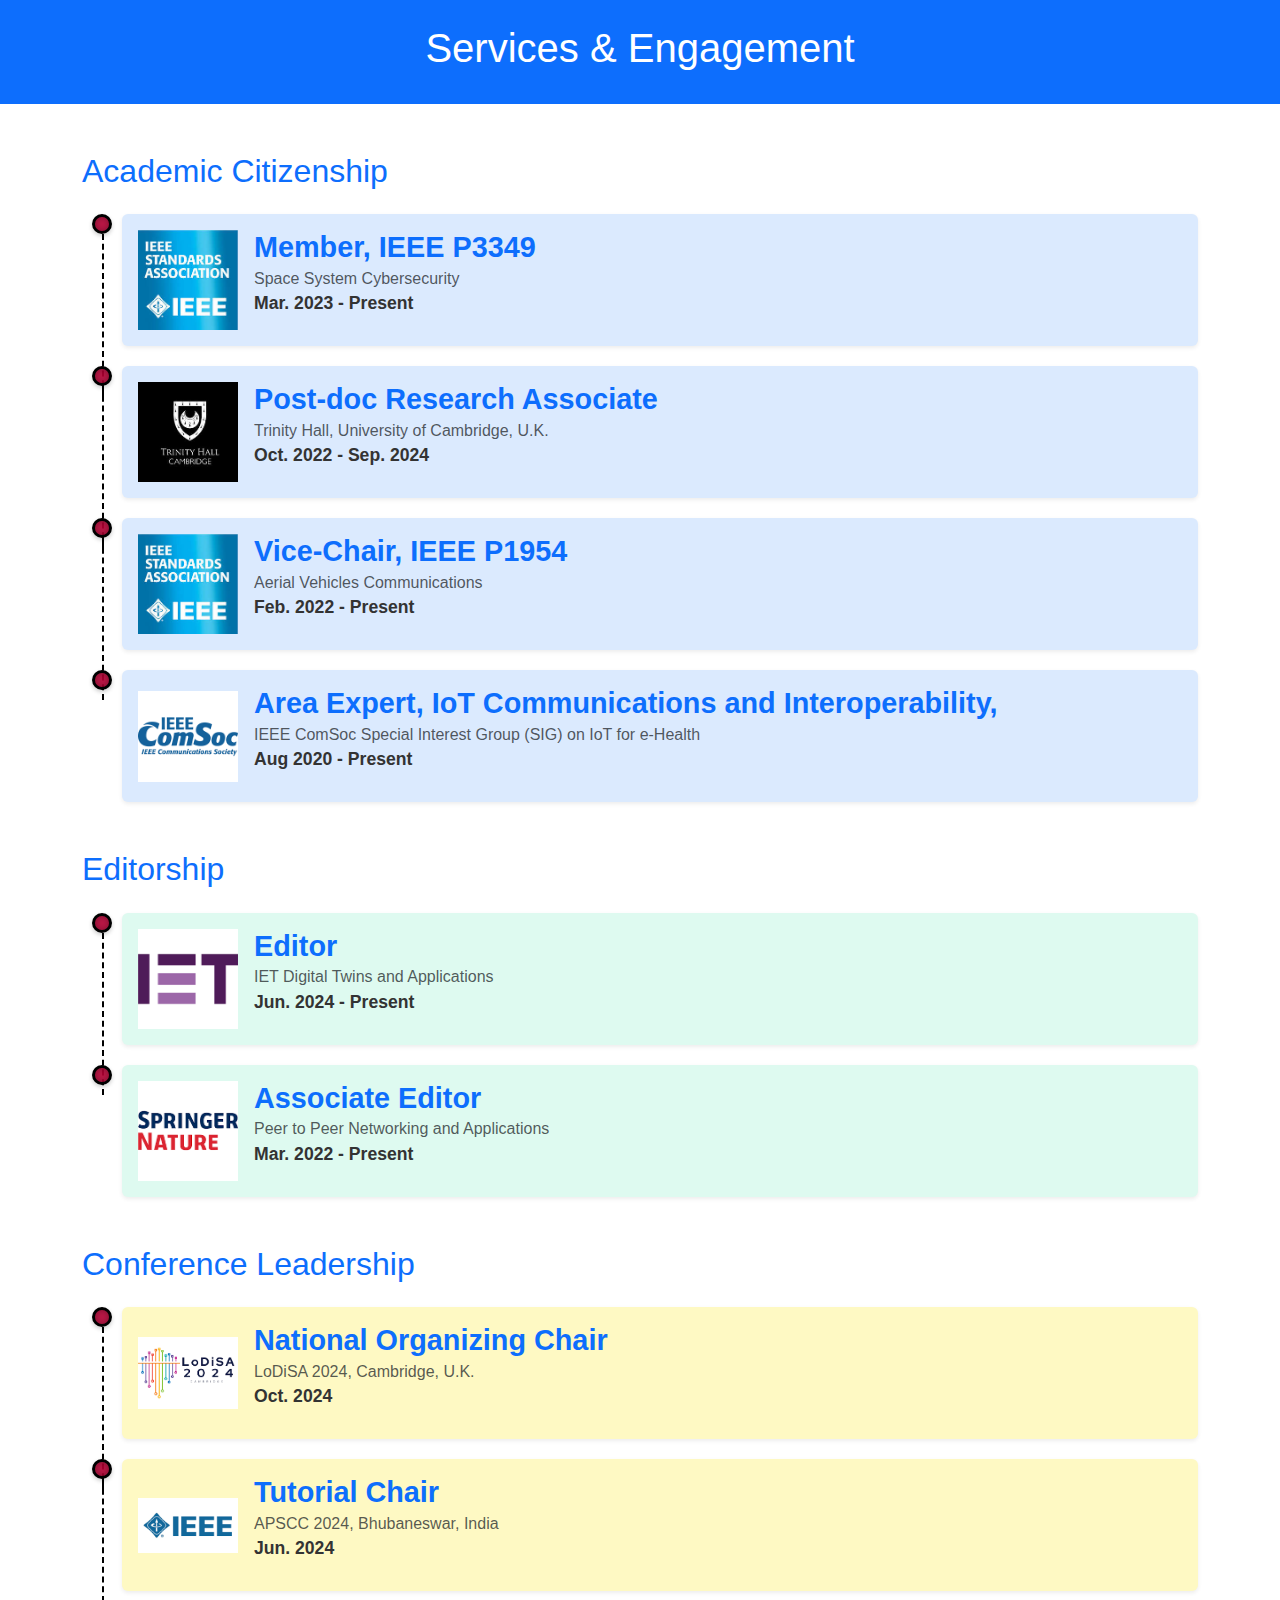
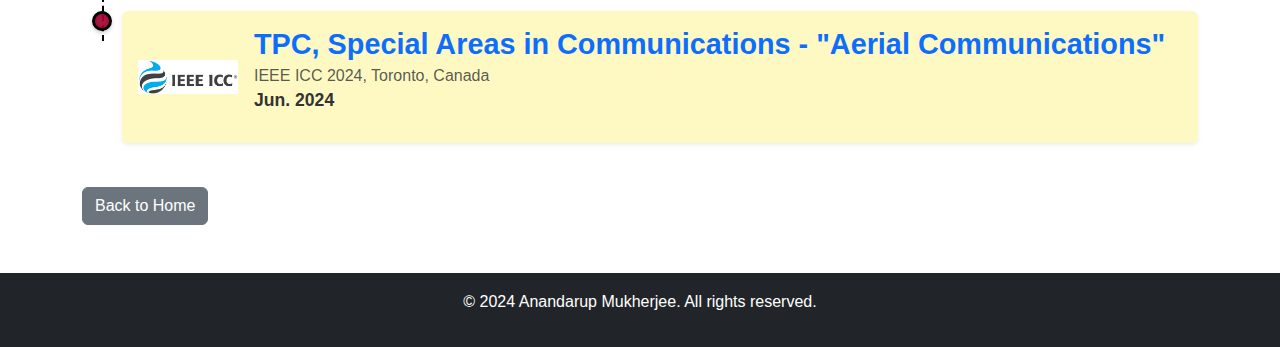
<file: services.html>
<!DOCTYPE html>
<html lang="en">
<head>
  <meta charset="UTF-8">
  <meta name="viewport" content="width=device-width, initial-scale=1.0">
  <meta name="description" content="Services and Engagement - Anandarup Mukherjee">
  <title>Services & Engagement - Anandarup Mukherjee</title>
  <!-- Bootstrap CSS -->
  <link rel="stylesheet" href="https://cdn.jsdelivr.net/npm/bootstrap@5.3.0/dist/css/bootstrap.min.css">
  <link rel="stylesheet" href="styles.css">
</head>
<body>
  <header class="bg-primary text-white text-center py-4">
    <h1>Services & Engagement</h1>
  </header>

  <main class="container my-5">
    <!-- Academic Citizenship Section -->
    <h2 class="text-primary mb-4">Academic Citizenship</h2>
    <div class="timeline">
      <div class="timeline-item">
        <div class="card shadow-sm pastel-blue">
          <div class="card-body d-flex align-items-start">
            <img src="logos/ieeesa.jpeg" alt="Member Icon" class="icon me-3">
            <div>
              <h5 class="card-title text-primary">Member, IEEE P3349</h5>
              <h6 class="card-subtitle text-muted">Space System Cybersecurity</h6>
              <p class="card-text"><strong>Mar. 2023 - Present</strong></p>
            </div>
          </div>
        </div>
      </div>

      <div class="timeline-item">
        <div class="card shadow-sm pastel-blue">
          <div class="card-body d-flex align-items-start">
            <img src="logos/tithall.jpeg" alt="Postdoc Icon" class="icon me-3">
            <div>
              <h5 class="card-title text-primary">Post-doc Research Associate</h5>
              <h6 class="card-subtitle text-muted">Trinity Hall, University of Cambridge, U.K.</h6>
              <p class="card-text"><strong>Oct. 2022 - Sep. 2024</strong></p>
            </div>
          </div>
        </div>
      </div>

      <div class="timeline-item">
        <div class="card shadow-sm pastel-blue">
          <div class="card-body d-flex align-items-start">
            <img src="logos/ieeesa.jpeg" alt="Vice Chair Icon" class="icon me-3">
            <div>
              <h5 class="card-title text-primary">Vice-Chair, IEEE P1954</h5>
              <h6 class="card-subtitle text-muted">Aerial Vehicles Communications</h6>
              <p class="card-text"><strong>Feb. 2022 - Present</strong></p>
            </div>
          </div>
        </div>
      </div>
        
      <div class="timeline-item">
        <div class="card shadow-sm pastel-blue">
          <div class="card-body d-flex align-items-start">
            <img src="logos/comsoc.png" alt="Vice Chair Icon" class="icon me-3">
            <div>
              <h5 class="card-title text-primary">Area Expert, IoT Communications and Interoperability,</h5>
              <h6 class="card-subtitle text-muted">IEEE ComSoc Special Interest Group (SIG) on IoT for e-Health</h6>
              <p class="card-text"><strong>Aug 2020 - Present</strong></p>
            </div>
          </div>
        </div>
      </div>
    </div>
        
        
      

    <!-- Editorship Section -->
    <h2 class="text-primary mb-4 mt-5">Editorship</h2>
    <div class="timeline">
      <div class="timeline-item">
        <div class="card shadow-sm pastel-green">
          <div class="card-body d-flex align-items-start">
            <img src="logos/iet.png" alt="Editor Icon" class="icon me-3">
            <div>
              <h5 class="card-title text-primary">Editor</h5>
              <h6 class="card-subtitle text-muted">IET Digital Twins and Applications</h6>
              <p class="card-text"><strong>Jun. 2024 - Present</strong></p>
            </div>
          </div>
        </div>
      </div>

      <div class="timeline-item">
        <div class="card shadow-sm pastel-green">
          <div class="card-body d-flex align-items-start">
            <img src="logos/springer.png" alt="Associate Editor Icon" class="icon me-3">
            <div>
              <h5 class="card-title text-primary">Associate Editor</h5>
              <h6 class="card-subtitle text-muted">Peer to Peer Networking and Applications</h6>
              <p class="card-text"><strong>Mar. 2022 - Present</strong></p>
            </div>
          </div>
        </div>
      </div>
    </div>

    <!-- Conference Leadership Section -->
    <h2 class="text-primary mb-4 mt-5">Conference Leadership</h2>
    <div class="timeline">
      <div class="timeline-item">
        <div class="card shadow-sm pastel-yellow">
          <div class="card-body d-flex align-items-start">
            <img src="logos/lodisa.png" alt="Organizer Icon" class="icon me-3">
            <div>
              <h5 class="card-title text-primary">National Organizing Chair</h5>
              <h6 class="card-subtitle text-muted">LoDiSA 2024, Cambridge, U.K.</h6>
              <p class="card-text"><strong>Oct. 2024</strong></p>
            </div>
          </div>
        </div>
      </div>

      <div class="timeline-item">
        <div class="card shadow-sm pastel-yellow">
          <div class="card-body d-flex align-items-start">
            <img src="logos/ieee.png" alt="Tutorial Icon" class="icon me-3">
            <div>
              <h5 class="card-title text-primary">Tutorial Chair</h5>
              <h6 class="card-subtitle text-muted">APSCC 2024, Bhubaneswar, India</h6>
              <p class="card-text"><strong>Jun. 2024</strong></p>
            </div>
          </div>
        </div>
      </div>

      <div class="timeline-item">
        <div class="card shadow-sm pastel-yellow">
          <div class="card-body d-flex align-items-start">
            <img src="logos/icc.png" alt="TPC Icon" class="icon me-3">
            <div>
              <h5 class="card-title text-primary">TPC, Special Areas in Communications - "Aerial Communications"</h5>
              <h6 class="card-subtitle text-muted">IEEE ICC 2024, Toronto, Canada</h6>
              <p class="card-text"><strong>Jun. 2024</strong></p>
            </div>
          </div>
        </div>
      </div>
    </div>

    <a href="index.html" class="btn btn-secondary mt-4">Back to Home</a>
  </main>

  <footer class="bg-dark text-white text-center py-3">
    <p>&copy; 2024 Anandarup Mukherjee. All rights reserved.</p>
  </footer>

  <!-- Bootstrap JS -->
  <script src="https://cdn.jsdelivr.net/npm/bootstrap@5.3.0/dist/js/bootstrap.bundle.min.js"></script>
</body>
</html>
</file>
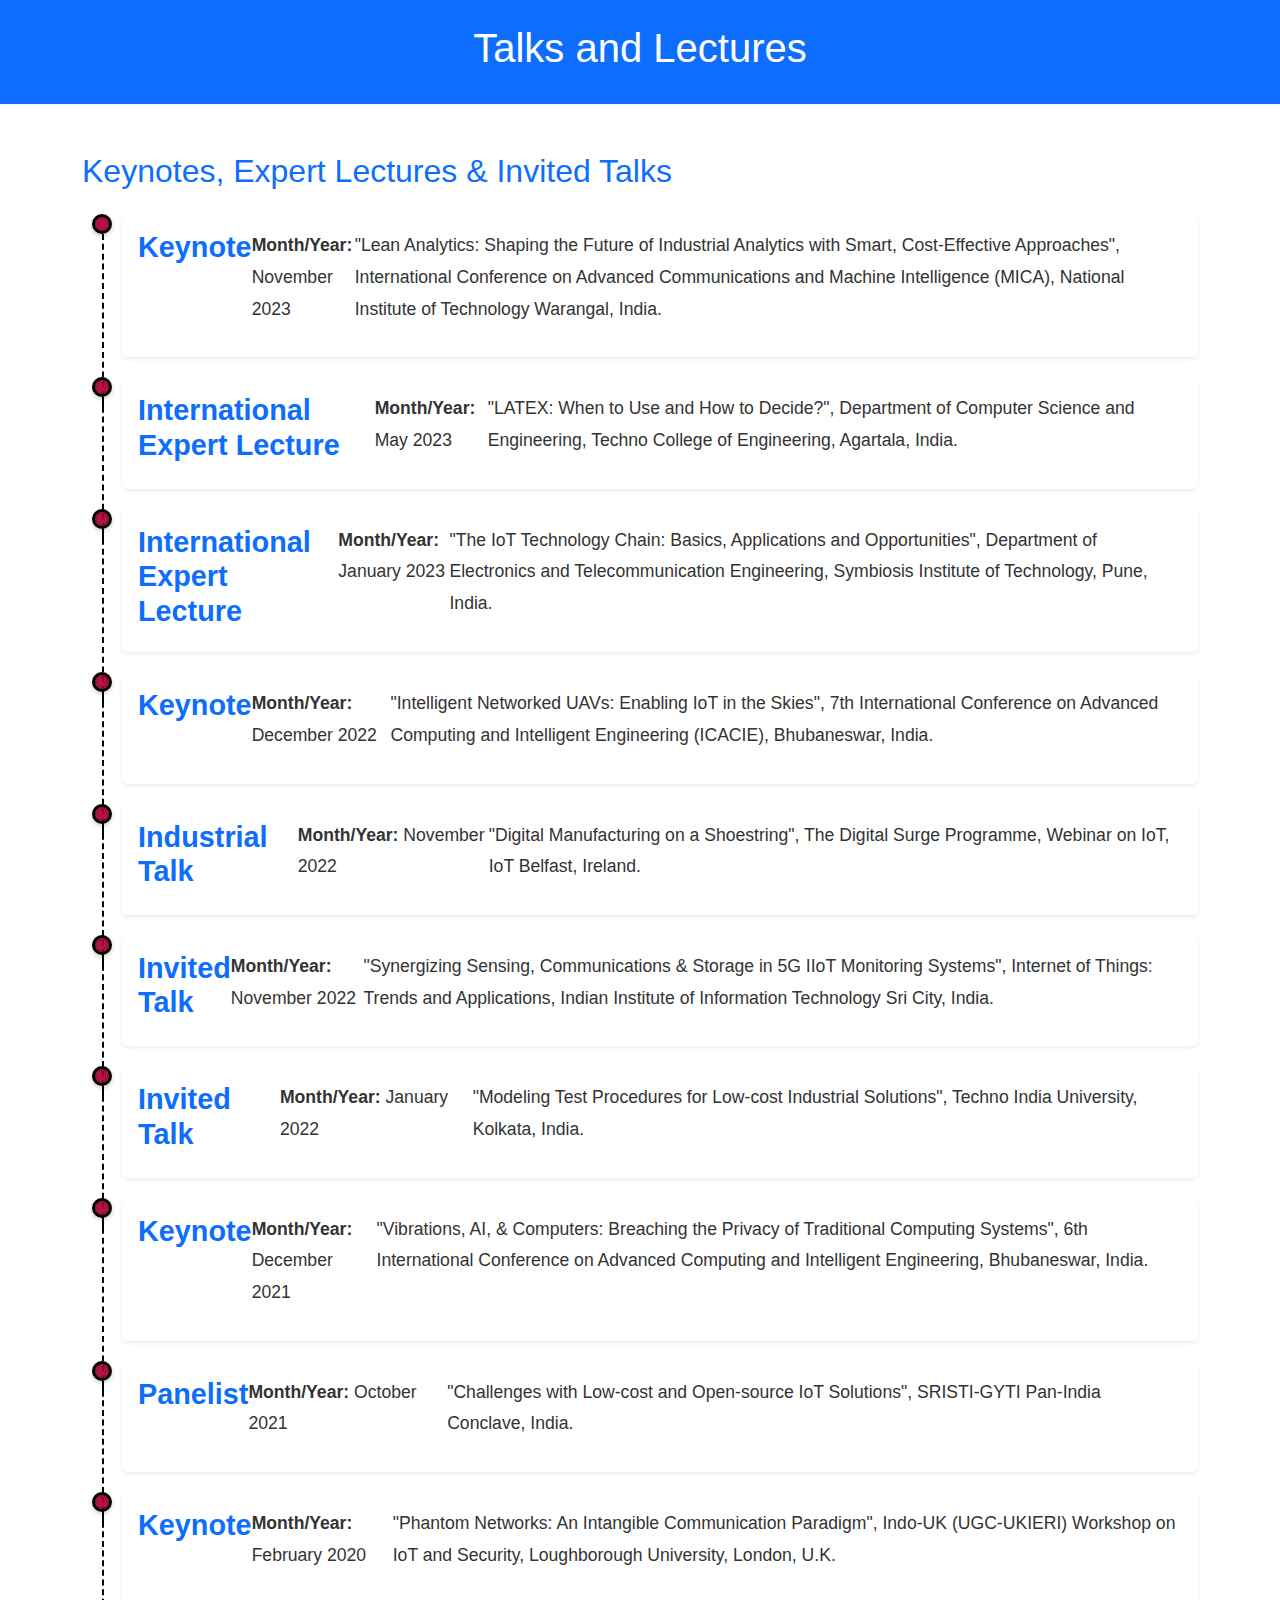
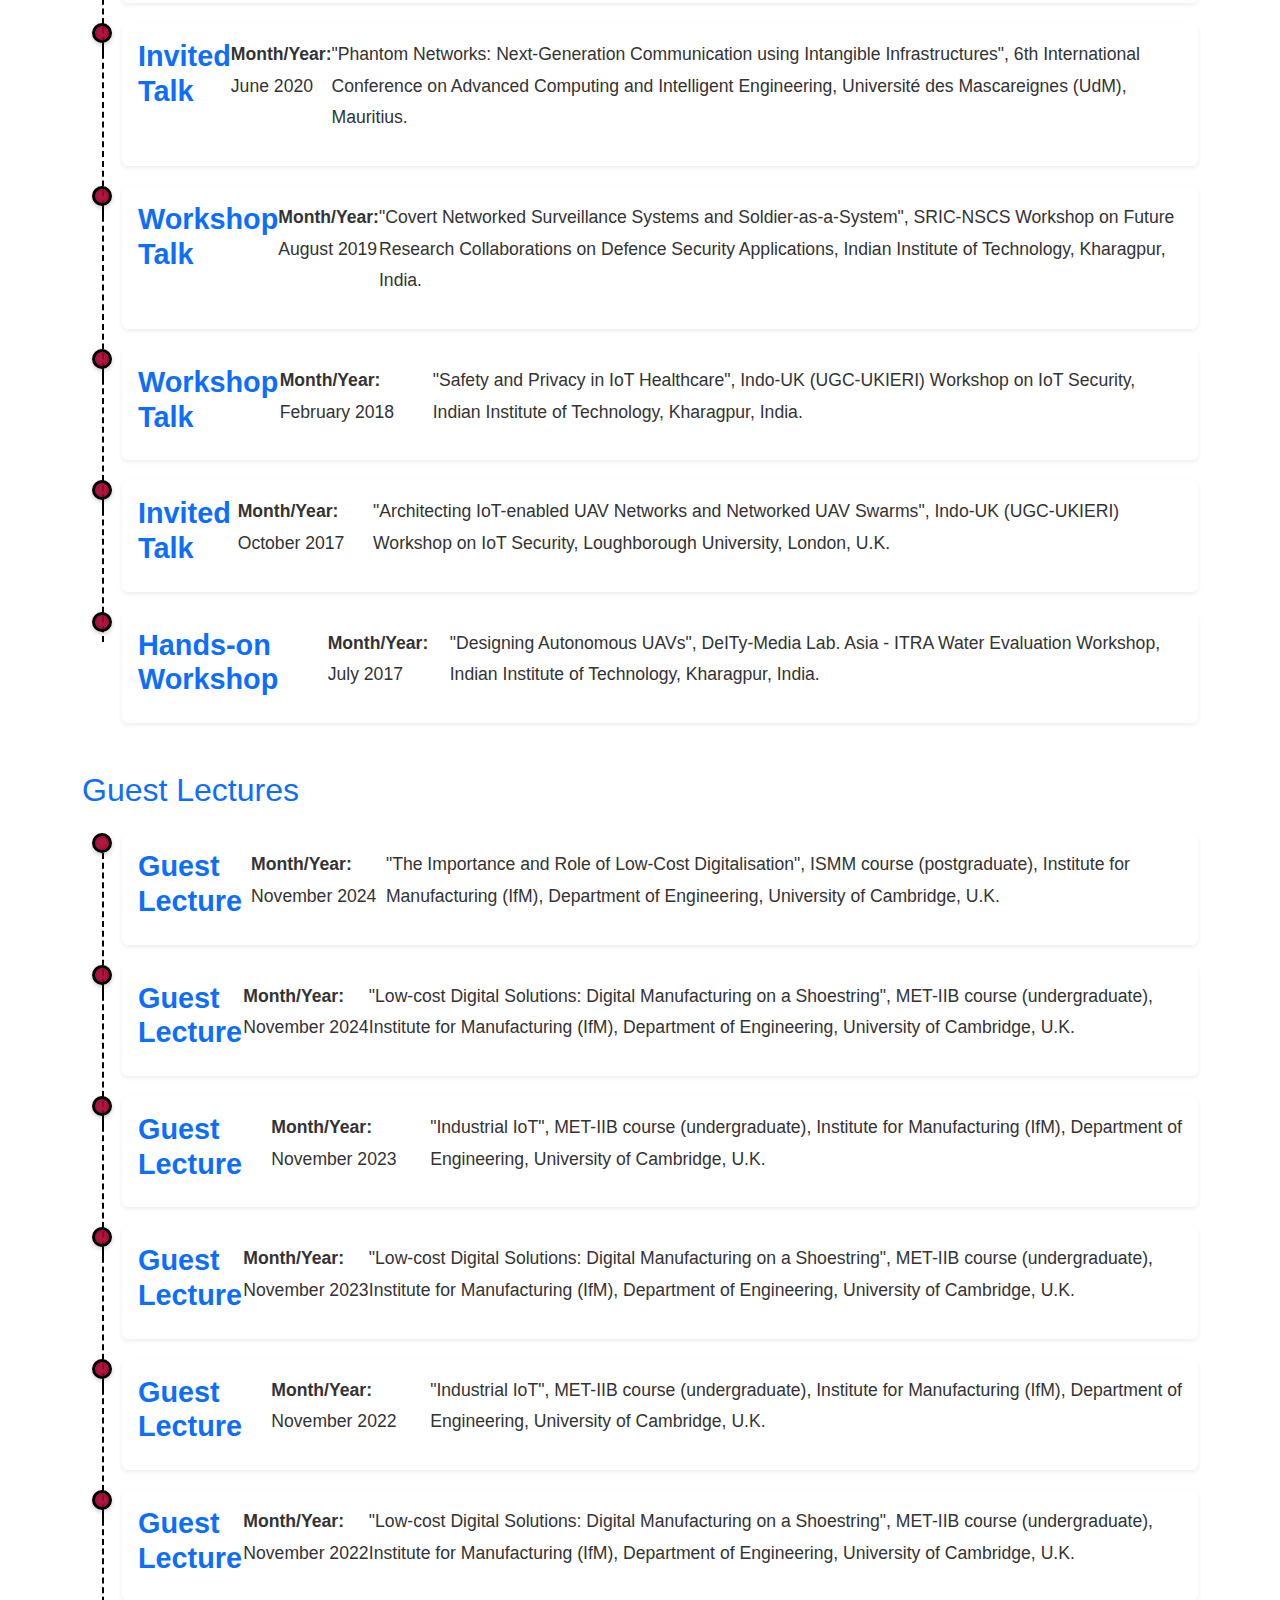
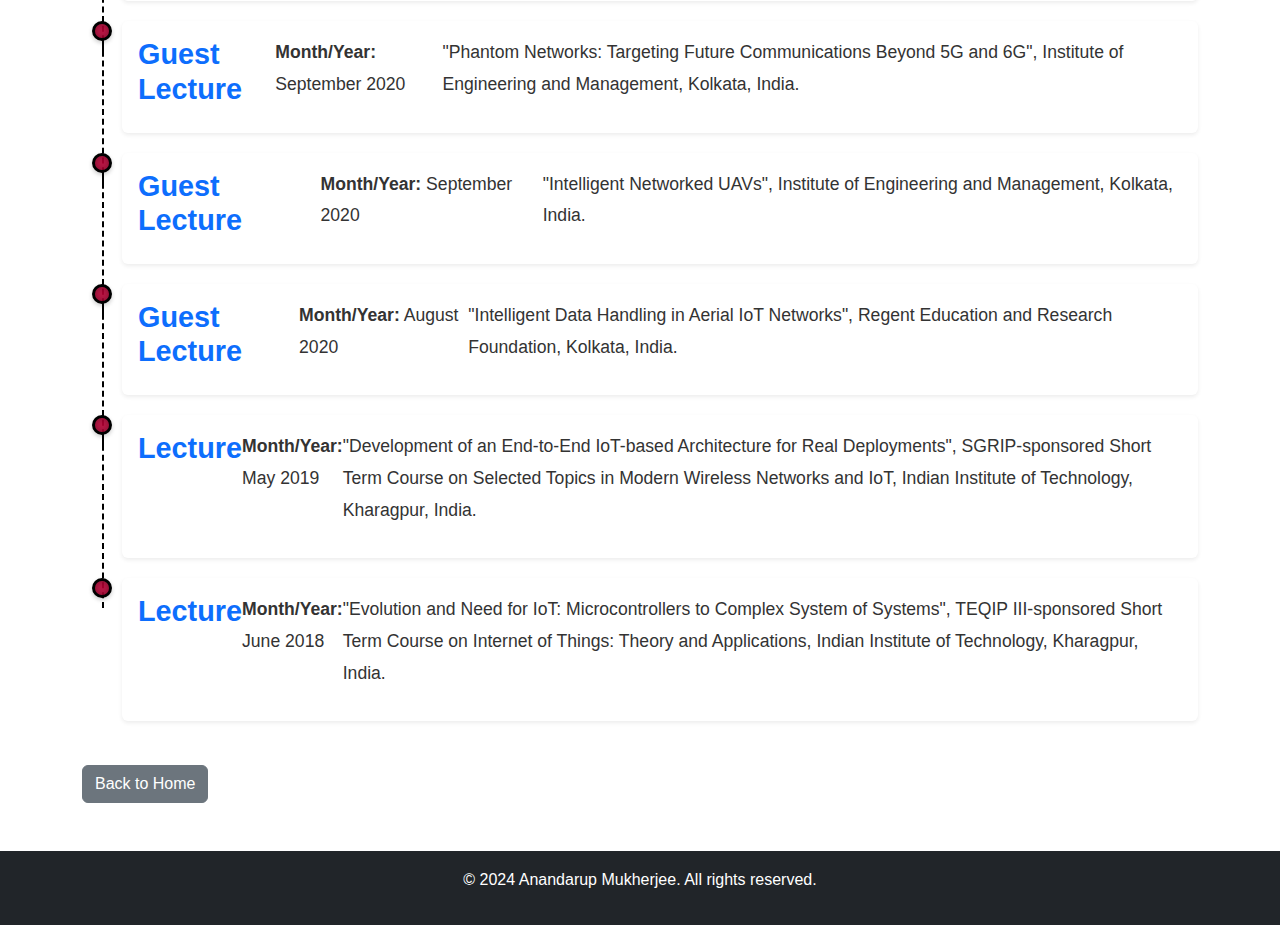
<file: talks.html>
<!DOCTYPE html>
<html lang="en">
<head>
  <meta charset="UTF-8">
  <meta name="viewport" content="width=device-width, initial-scale=1.0">
  <meta name="description" content="Education - Anandarup Mukherjee">
  <title>Talks - Anandarup Mukherjee</title>
  <!-- Bootstrap CSS -->
  <link rel="stylesheet" href="https://cdn.jsdelivr.net/npm/bootstrap@5.3.0/dist/css/bootstrap.min.css">
  <link rel="stylesheet" href="styles.css">
</head>
<body>
  <header class="bg-primary text-white text-center py-4">
    <h1>Talks and Lectures</h1>
  </header>

<main class="container my-5">
  <h2 class="text-primary mb-4">Keynotes, Expert Lectures & Invited Talks</h2>
  <div class="timeline">
    <div class="timeline-item">
      <div class="card shadow-sm">
        <div class="card-body">
          <h5 class="card-title text-primary">Keynote</h5>
          <p class="card-text"><strong>Month/Year:</strong> November 2023</p>
          <p>
            "Lean Analytics: Shaping the Future of Industrial Analytics with Smart, Cost-Effective Approaches", International Conference on Advanced Communications and Machine Intelligence (MICA), National Institute of Technology Warangal, India.
          </p>
        </div>
      </div>
    </div>
    <div class="timeline-item">
      <div class="card shadow-sm">
        <div class="card-body">
          <h5 class="card-title text-primary">International Expert Lecture</h5>
          <p class="card-text"><strong>Month/Year:</strong> May 2023</p>
          <p>
            "LATEX: When to Use and How to Decide?", Department of Computer Science and Engineering, Techno College of Engineering, Agartala, India.
          </p>
        </div>
      </div>
    </div>
    <div class="timeline-item">
      <div class="card shadow-sm">
        <div class="card-body">
          <h5 class="card-title text-primary">International Expert Lecture</h5>
          <p class="card-text"><strong>Month/Year:</strong> January 2023</p>
          <p>
            "The IoT Technology Chain: Basics, Applications and Opportunities", Department of Electronics and Telecommunication Engineering, Symbiosis Institute of Technology, Pune, India.
          </p>
        </div>
      </div>
    </div>
    <div class="timeline-item">
      <div class="card shadow-sm">
        <div class="card-body">
          <h5 class="card-title text-primary">Keynote</h5>
          <p class="card-text"><strong>Month/Year:</strong> December 2022</p>
          <p>
            "Intelligent Networked UAVs: Enabling IoT in the Skies", 7th International Conference on Advanced Computing and Intelligent Engineering (ICACIE), Bhubaneswar, India.
          </p>
        </div>
      </div>
    </div>
    <div class="timeline-item">
      <div class="card shadow-sm">
        <div class="card-body">
          <h5 class="card-title text-primary">Industrial Talk</h5>
          <p class="card-text"><strong>Month/Year:</strong> November 2022</p>
          <p>
            "Digital Manufacturing on a Shoestring", The Digital Surge Programme, Webinar on IoT, IoT Belfast, Ireland.
          </p>
        </div>
      </div>
    </div>
    <div class="timeline-item">
      <div class="card shadow-sm">
        <div class="card-body">
          <h5 class="card-title text-primary">Invited Talk</h5>
          <p class="card-text"><strong>Month/Year:</strong> November 2022</p>
          <p>
            "Synergizing Sensing, Communications & Storage in 5G IIoT Monitoring Systems", Internet of Things: Trends and Applications, Indian Institute of Information Technology Sri City, India.
          </p>
        </div>
      </div>
    </div>
    <div class="timeline-item">
      <div class="card shadow-sm">
        <div class="card-body">
          <h5 class="card-title text-primary">Invited Talk</h5>
          <p class="card-text"><strong>Month/Year:</strong> January 2022</p>
          <p>
            "Modeling Test Procedures for Low-cost Industrial Solutions", Techno India University, Kolkata, India.
          </p>
        </div>
      </div>
    </div>
    <div class="timeline-item">
      <div class="card shadow-sm">
        <div class="card-body">
          <h5 class="card-title text-primary">Keynote</h5>
          <p class="card-text"><strong>Month/Year:</strong> December 2021</p>
          <p>
            "Vibrations, AI, & Computers: Breaching the Privacy of Traditional Computing Systems", 6th International Conference on Advanced Computing and Intelligent Engineering, Bhubaneswar, India.
          </p>
        </div>
      </div>
    </div>
    <div class="timeline-item">
      <div class="card shadow-sm">
        <div class="card-body">
          <h5 class="card-title text-primary">Panelist</h5>
          <p class="card-text"><strong>Month/Year:</strong> October 2021</p>
          <p>
            "Challenges with Low-cost and Open-source IoT Solutions", SRISTI-GYTI Pan-India Conclave, India.
          </p>
        </div>
      </div>
    </div>
    <div class="timeline-item">
      <div class="card shadow-sm">
        <div class="card-body">
          <h5 class="card-title text-primary">Keynote</h5>
          <p class="card-text"><strong>Month/Year:</strong> February 2020</p>
          <p>
            "Phantom Networks: An Intangible Communication Paradigm", Indo-UK (UGC-UKIERI) Workshop on IoT and Security, Loughborough University, London, U.K.
          </p>
        </div>
      </div>
    </div>
    <div class="timeline-item">
      <div class="card shadow-sm">
        <div class="card-body">
          <h5 class="card-title text-primary">Invited Talk</h5>
          <p class="card-text"><strong>Month/Year:</strong> June 2020</p>
          <p>
            "Phantom Networks: Next-Generation Communication using Intangible Infrastructures", 6th International Conference on Advanced Computing and Intelligent Engineering, Université des Mascareignes (UdM), Mauritius.
          </p>
        </div>
      </div>
    </div>
    <div class="timeline-item">
      <div class="card shadow-sm">
        <div class="card-body">
          <h5 class="card-title text-primary">Workshop Talk</h5>
          <p class="card-text"><strong>Month/Year:</strong> August 2019</p>
          <p>
            "Covert Networked Surveillance Systems and Soldier-as-a-System", SRIC-NSCS Workshop on Future Research Collaborations on Defence Security Applications, Indian Institute of Technology, Kharagpur, India.
          </p>
        </div>
      </div>
    </div>
    <div class="timeline-item">
      <div class="card shadow-sm">
        <div class="card-body">
          <h5 class="card-title text-primary">Workshop Talk</h5>
          <p class="card-text"><strong>Month/Year:</strong> February 2018</p>
          <p>
            "Safety and Privacy in IoT Healthcare", Indo-UK (UGC-UKIERI) Workshop on IoT Security, Indian Institute of Technology, Kharagpur, India.
          </p>
        </div>
      </div>
    </div>
    <div class="timeline-item">
      <div class="card shadow-sm">
        <div class="card-body">
          <h5 class="card-title text-primary">Invited Talk</h5>
          <p class="card-text"><strong>Month/Year:</strong> October 2017</p>
          <p>
            "Architecting IoT-enabled UAV Networks and Networked UAV Swarms", Indo-UK (UGC-UKIERI) Workshop on IoT Security, Loughborough University, London, U.K.
          </p>
        </div>
      </div>
    </div>
    <div class="timeline-item">
      <div class="card shadow-sm">
        <div class="card-body">
          <h5 class="card-title text-primary">Hands-on Workshop</h5>
          <p class="card-text"><strong>Month/Year:</strong> July 2017</p>
          <p>
            "Designing Autonomous UAVs", DeITy-Media Lab. Asia - ITRA Water Evaluation Workshop, Indian Institute of Technology, Kharagpur, India.
          </p>
        </div>
      </div>
    </div>
  </div>

    
    
    
<h2 class="text-primary mt-5 mb-4">Guest Lectures</h2>
<div class="timeline">
  <div class="timeline-item">
    <div class="card shadow-sm">
      <div class="card-body">
        <h5 class="card-title text-primary">Guest Lecture</h5>
        <p class="card-text"><strong>Month/Year:</strong> November 2024</p>
        <p>
          "The Importance and Role of Low-Cost Digitalisation", ISMM course (postgraduate), Institute for Manufacturing (IfM), Department of Engineering, University of Cambridge, U.K.
        </p>
      </div>
    </div>
  </div>

  <div class="timeline-item">
    <div class="card shadow-sm">
      <div class="card-body">
        <h5 class="card-title text-primary">Guest Lecture</h5>
        <p class="card-text"><strong>Month/Year:</strong> November 2024</p>
        <p>
          "Low-cost Digital Solutions: Digital Manufacturing on a Shoestring", MET-IIB course (undergraduate), Institute for Manufacturing (IfM), Department of Engineering, University of Cambridge, U.K.
        </p>
      </div>
    </div>
  </div>

  <div class="timeline-item">
    <div class="card shadow-sm">
      <div class="card-body">
        <h5 class="card-title text-primary">Guest Lecture</h5>
        <p class="card-text"><strong>Month/Year:</strong> November 2023</p>
        <p>
          "Industrial IoT", MET-IIB course (undergraduate), Institute for Manufacturing (IfM), Department of Engineering, University of Cambridge, U.K.
        </p>
      </div>
    </div>
  </div>

  <div class="timeline-item">
    <div class="card shadow-sm">
      <div class="card-body">
        <h5 class="card-title text-primary">Guest Lecture</h5>
        <p class="card-text"><strong>Month/Year:</strong> November 2023</p>
        <p>
          "Low-cost Digital Solutions: Digital Manufacturing on a Shoestring", MET-IIB course (undergraduate), Institute for Manufacturing (IfM), Department of Engineering, University of Cambridge, U.K.
        </p>
      </div>
    </div>
  </div>

  <div class="timeline-item">
    <div class="card shadow-sm">
      <div class="card-body">
        <h5 class="card-title text-primary">Guest Lecture</h5>
        <p class="card-text"><strong>Month/Year:</strong> November 2022</p>
        <p>
          "Industrial IoT", MET-IIB course (undergraduate), Institute for Manufacturing (IfM), Department of Engineering, University of Cambridge, U.K.
        </p>
      </div>
    </div>
  </div>

  <div class="timeline-item">
    <div class="card shadow-sm">
      <div class="card-body">
        <h5 class="card-title text-primary">Guest Lecture</h5>
        <p class="card-text"><strong>Month/Year:</strong> November 2022</p>
        <p>
          "Low-cost Digital Solutions: Digital Manufacturing on a Shoestring", MET-IIB course (undergraduate), Institute for Manufacturing (IfM), Department of Engineering, University of Cambridge, U.K.
        </p>
      </div>
    </div>
  </div>

  <div class="timeline-item">
    <div class="card shadow-sm">
      <div class="card-body">
        <h5 class="card-title text-primary">Guest Lecture</h5>
        <p class="card-text"><strong>Month/Year:</strong> September 2020</p>
        <p>
          "Phantom Networks: Targeting Future Communications Beyond 5G and 6G", Institute of Engineering and Management, Kolkata, India.
        </p>
      </div>
    </div>
  </div>

  <div class="timeline-item">
    <div class="card shadow-sm">
      <div class="card-body">
        <h5 class="card-title text-primary">Guest Lecture</h5>
        <p class="card-text"><strong>Month/Year:</strong> September 2020</p>
        <p>
          "Intelligent Networked UAVs", Institute of Engineering and Management, Kolkata, India.
        </p>
      </div>
    </div>
  </div>

  <div class="timeline-item">
    <div class="card shadow-sm">
      <div class="card-body">
        <h5 class="card-title text-primary">Guest Lecture</h5>
        <p class="card-text"><strong>Month/Year:</strong> August 2020</p>
        <p>
          "Intelligent Data Handling in Aerial IoT Networks", Regent Education and Research Foundation, Kolkata, India.
        </p>
      </div>
    </div>
  </div>

  <div class="timeline-item">
    <div class="card shadow-sm">
      <div class="card-body">
        <h5 class="card-title text-primary">Lecture</h5>
        <p class="card-text"><strong>Month/Year:</strong> May 2019</p>
        <p>
          "Development of an End-to-End IoT-based Architecture for Real Deployments", SGRIP-sponsored Short Term Course on Selected Topics in Modern Wireless Networks and IoT, Indian Institute of Technology, Kharagpur, India.
        </p>
      </div>
    </div>
  </div>

  <div class="timeline-item">
    <div class="card shadow-sm">
      <div class="card-body">
        <h5 class="card-title text-primary">Lecture</h5>
        <p class="card-text"><strong>Month/Year:</strong> June 2018</p>
        <p>
          "Evolution and Need for IoT: Microcontrollers to Complex System of Systems", TEQIP III-sponsored Short Term Course on Internet of Things: Theory and Applications, Indian Institute of Technology, Kharagpur, India.
        </p>
      </div>
    </div>
  </div>
</div>

    
    <a href="index.html" class="btn btn-secondary mt-4">Back to Home</a>
</main>



  <footer class="bg-dark text-white text-center py-3">
    <p>&copy; 2024 Anandarup Mukherjee. All rights reserved.</p>
  </footer>

  <!-- Bootstrap JS -->
  <script src="https://cdn.jsdelivr.net/npm/bootstrap@5.3.0/dist/js/bootstrap.bundle.min.js"></script>
</body>
</html>
</file>
<file: styles.css>
body {
  font-family: Arial, sans-serif;
  line-height: 1.6;
}

h2 {
  margin-bottom: 20px;
}

.card {
  box-shadow: 0 4px 8px rgba(0, 0, 0, 0.1);
  border: none;
  transition: transform 0.3s ease;
}

.card:hover {
  transform: translateY(-10px);
}

footer {
  margin-top: 20px;
}



.card {
  border: none;
  box-shadow: 0 4px 8px rgba(0, 0, 0, 0.1);
  transition: transform 0.3s ease, box-shadow 0.3s ease;
}

.card:hover {
  transform: translateY(-5px);
  box-shadow: 0 6px 12px rgba(0, 0, 0, 0.15);
}

.card-title {
  font-size: 1.25rem;
}



.card {
  margin-left: 20px;
}

@media (max-width: 768px) {
  .timeline {
    border-left: none;
    padding-left: 0;
  }

  .timeline-item {
    margin-left: 0;
  }

  .timeline-item::before {
    display: none;
  }

  .card {
    margin: 0;
  }
}



.video-header {
  position: relative;
  overflow: hidden;
  height: 300px; /* Adjust as needed */
  display: flex;
  align-items: center;
  justify-content: center;
  color: white;
  text-align: center;
}

.background-video {
  position: absolute;
  top: 0;
  left: 0;
  width: 100%;
  height: 100%;
  object-fit: cover;
  z-index: -1; /* Ensures the video stays in the background */
}


.overlay {
  position: absolute;
  top: 0;
  left: 0;
  width: 100%;
  height: 100%;
  background: rgba(0, 0, 0, 0.5); /* Semi-transparent dark overlay */
  z-index: 0;
}

.header-content {
  position: relative;
  z-index: 1;
  text-shadow: 0 2px 5px rgba(0, 0, 0, 0.7); /* Adds a subtle shadow to the text */
  padding: 1rem;
}

.header-content h1 {
  font-size: 2.5rem;
  font-weight: bold;
}

.header-content p {
  font-size: 1.25rem;
  margin: 0.5rem 0;
}



.icon {
  width: 100px;  /* Adjust icon width as needed */
  height: 100px; /* Adjust icon height as needed */
  object-fit: contain; /* Ensures images maintain their aspect ratio */
}

.card-body {
  display: flex;
}

.me-3 {
  margin-right: 1rem; /* Bootstrap spacing for icon and text */
}

/* Pastel Colors for Cards */
.pastel-blue {
  background-color: #dbeafe; /* Light pastel blue */
}

.pastel-green {
  background-color: #defaf0; /* Light pastel green */
}

.pastel-yellow {
  background-color: #fef9c3; /* Light pastel yellow */
}




/* Glassy Rectangular Button with Pastel Blue Tinge */
.btn-read-more {
  width: auto;
  padding: 6px 12px;
  background: rgba(173, 216, 230, 0.6); /* Light pastel blue with transparency */
  border: 1px solid rgba(173, 216, 230, 0.8);
  border-radius: 6px; /* Slightly rounded corners */
  color: #007bff; /* Blue text */
  font-size: 0.9rem;
  font-weight: bold;
  backdrop-filter: blur(5px); /* Glassy effect */
  box-shadow: 0 2px 4px rgba(0, 0, 0, 0.1);
  text-align: center;
  transition: background-color 0.3s ease, box-shadow 0.3s ease;
}

.btn-read-more:hover {
  background: rgba(173, 216, 230, 0.8); /* Darker pastel blue on hover */
  box-shadow: 0 4px 8px rgba(0, 0, 0, 0.15);
  color: #0056b3; /* Darker blue text on hover */
  text-decoration: none;
}

.btn-read-more i {
  font-size: 1rem;
  margin-left: 5px;
}





/* Updated Timeline Styling */
.timeline {
  position: relative;
  padding-left: 20px;
  margin: 0;
  margin-top: 20px;
  /* Removed border-left here */
}

.timeline-item {
  position: relative;
  margin-bottom: 50px; /* Space between timeline items */
}

.timeline-item::before {
  content: '';
  position: absolute;
  left: -10px; /* Align to the left */
  top: 0;
  width: 20px;
  height: 20px;
  background: rgba(199, 0, 57, 0.9); /* Glassy pastel red */
  border: 3px solid #000; /* Black border */
  box-shadow: inset 0 0 8px rgba(0, 0, 0, 0.4), 0 2px 4px rgba(0, 0, 0, 0.2); /* Glassy effect */
  border-radius: 50%;
  z-index: 2;
}

.timeline-item::after {
  content: '';
  position: absolute;
  left: 0; /* Align the dashed line to the left */
  top: 20px;
  height: calc(100% + 30px);
  width: 2px;
  border-left: 2px dashed #000; /* Pastel blue dashed line */
  z-index: 1;
}



.timeline-item-content {
  margin-left: 40px; /* Offset content to the right of the line */
  margin-top: 10px;
  color: #ffffff;
}

/* Align Timeline Items Correctly */
.timeline-item:last-child::after {
  display: none; /* Remove line for the last item */
}

/* Timeline spacing */
.timeline-item {
  margin-bottom: 20px;
}


/* Video Styling */
.video-left {
  width: 150px; /* Fixed size for alignment */
  height: auto;
  border-radius: 10px;
  box-shadow: 0 4px 8px rgba(0, 0, 0, 0.1);
  object-fit: cover;
}

/* Typography */
.card-title {
  font-size: 1.8rem;
  font-weight: bold;
}

.card-body p {
  font-size: 1.1rem;
  line-height: 1.8;
  color: #333;
}

.card-body ul li {
  font-size: 1rem;
  margin-bottom: 10px;
}

/* Button Styling */
.btn-read-more {
  background-color: #007bff;
  color: #fff;
  border: none;
  border-radius: 5px;
  padding: 6px 12px;
  font-size: 0.9rem;
  transition: background-color 0.3s ease, transform 0.2s ease;
}

.btn-read-more:hover {
  background-color: #0056b3;
  transform: scale(1.05);
}


.social-link {
  color: #007bff; /* Default color */
  transition: color 0.3s ease, transform 0.2s ease;
}

.social-link:hover {
  color: #0056b3; /* Hover color */
  transform: scale(1.1); /* Slight zoom effect */
}

.social-link i {
  font-size: 2rem; /* Icon size */
}


/* Stylish Rounded Play Button */
.btn-read-more {
  display: inline-flex;
  align-items: center;
  justify-content: center;
  width: 50px;
  height: 50px;
  background: rgba(173, 216, 230, 0.6); /* Light pastel blue with transparency */
  border: 2px solid rgba(173, 216, 230, 0.9);
  border-radius: 50%; /* Fully rounded button */
  color: #007bff;
  font-size: 1.2rem;
  font-weight: bold;
  backdrop-filter: blur(5px); /* Glassy effect */
  box-shadow: 0 4px 8px rgba(0, 0, 0, 0.15);
  cursor: pointer;
  transition: background-color 0.3s ease, box-shadow 0.3s ease, transform 0.3s ease;
}

.btn-read-more:hover {
  background: rgba(173, 216, 230, 0.9); /* Darker pastel blue on hover */
  box-shadow: 0 6px 12px rgba(0, 0, 0, 0.2);
  color: #0056b3;
  transform: scale(1.1);
}

.btn-read-more i {
  font-size: 1.5rem;
  margin: 0;
}

/* Optional: Add a subtle hover ripple effect */
.btn-read-more:active {
  transform: scale(0.95);
  box-shadow: 0 2px 4px rgba(0, 0, 0, 0.2);
}
</file>
